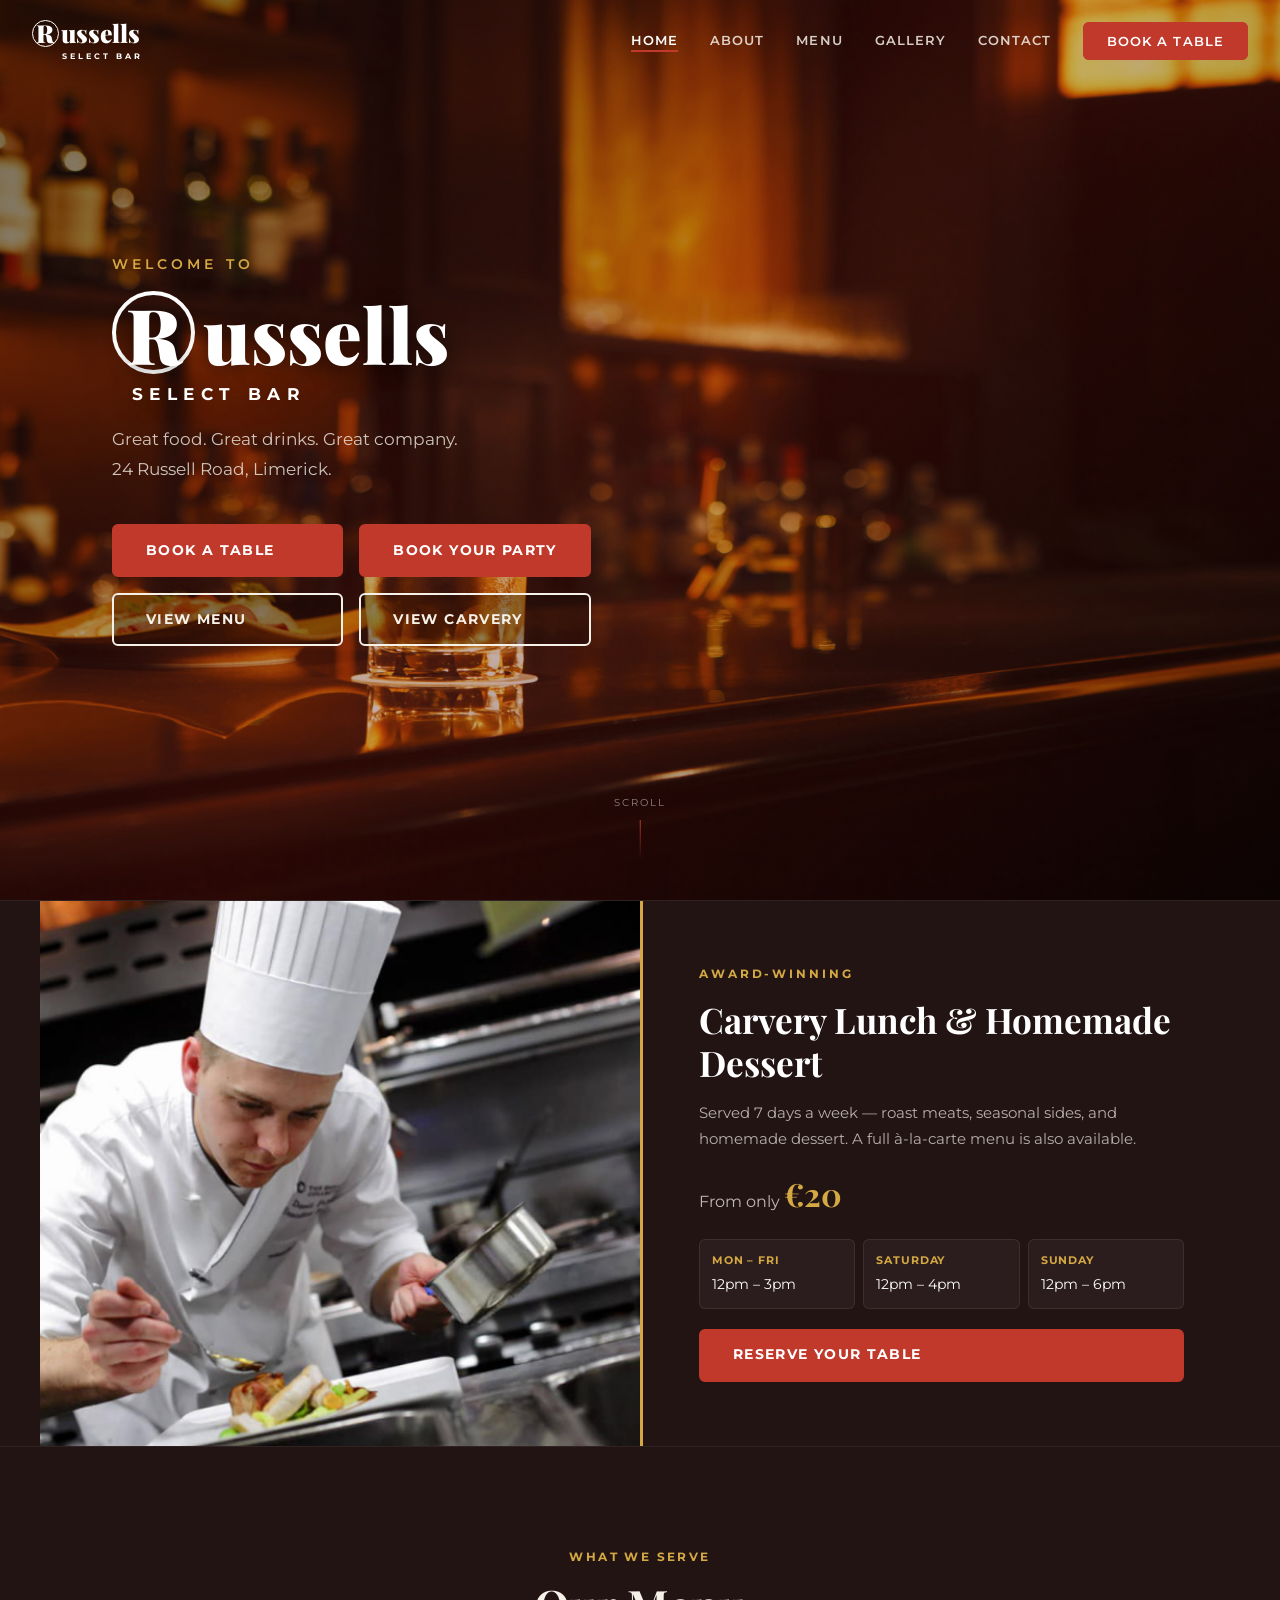
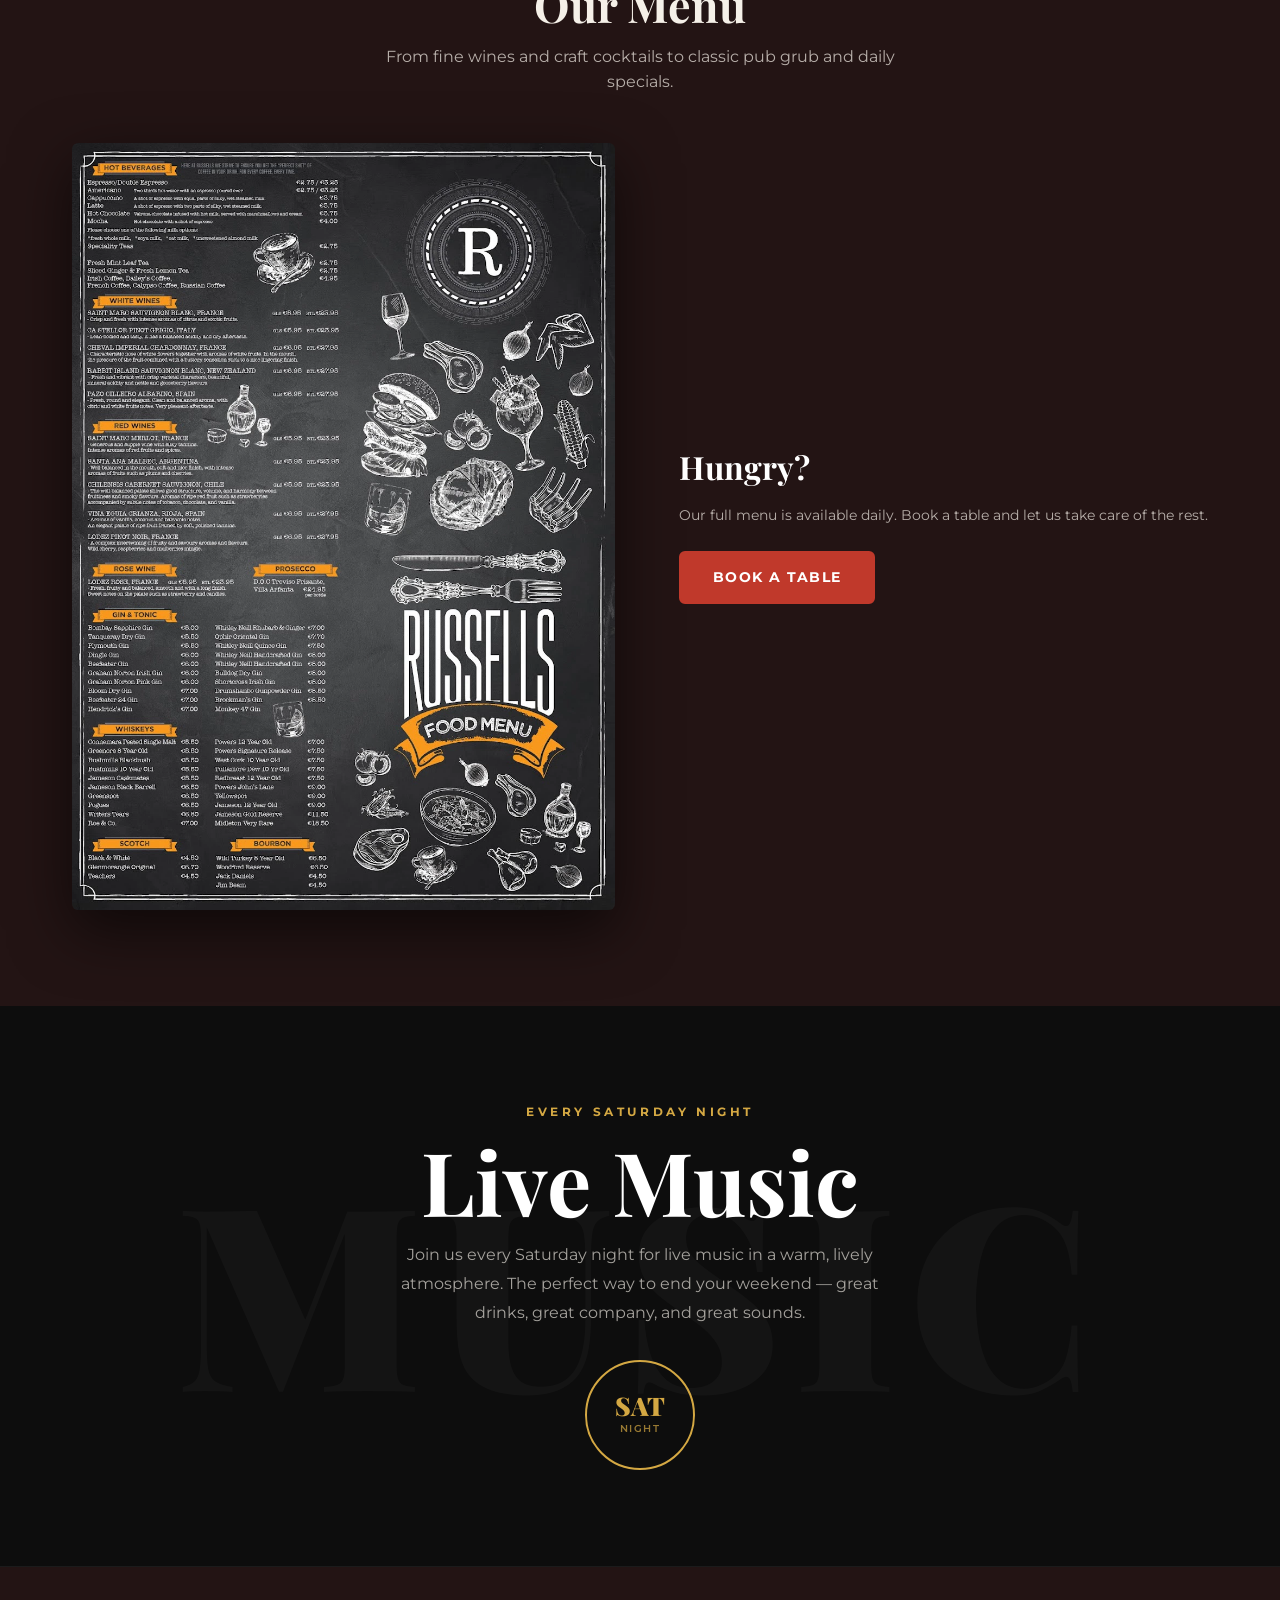
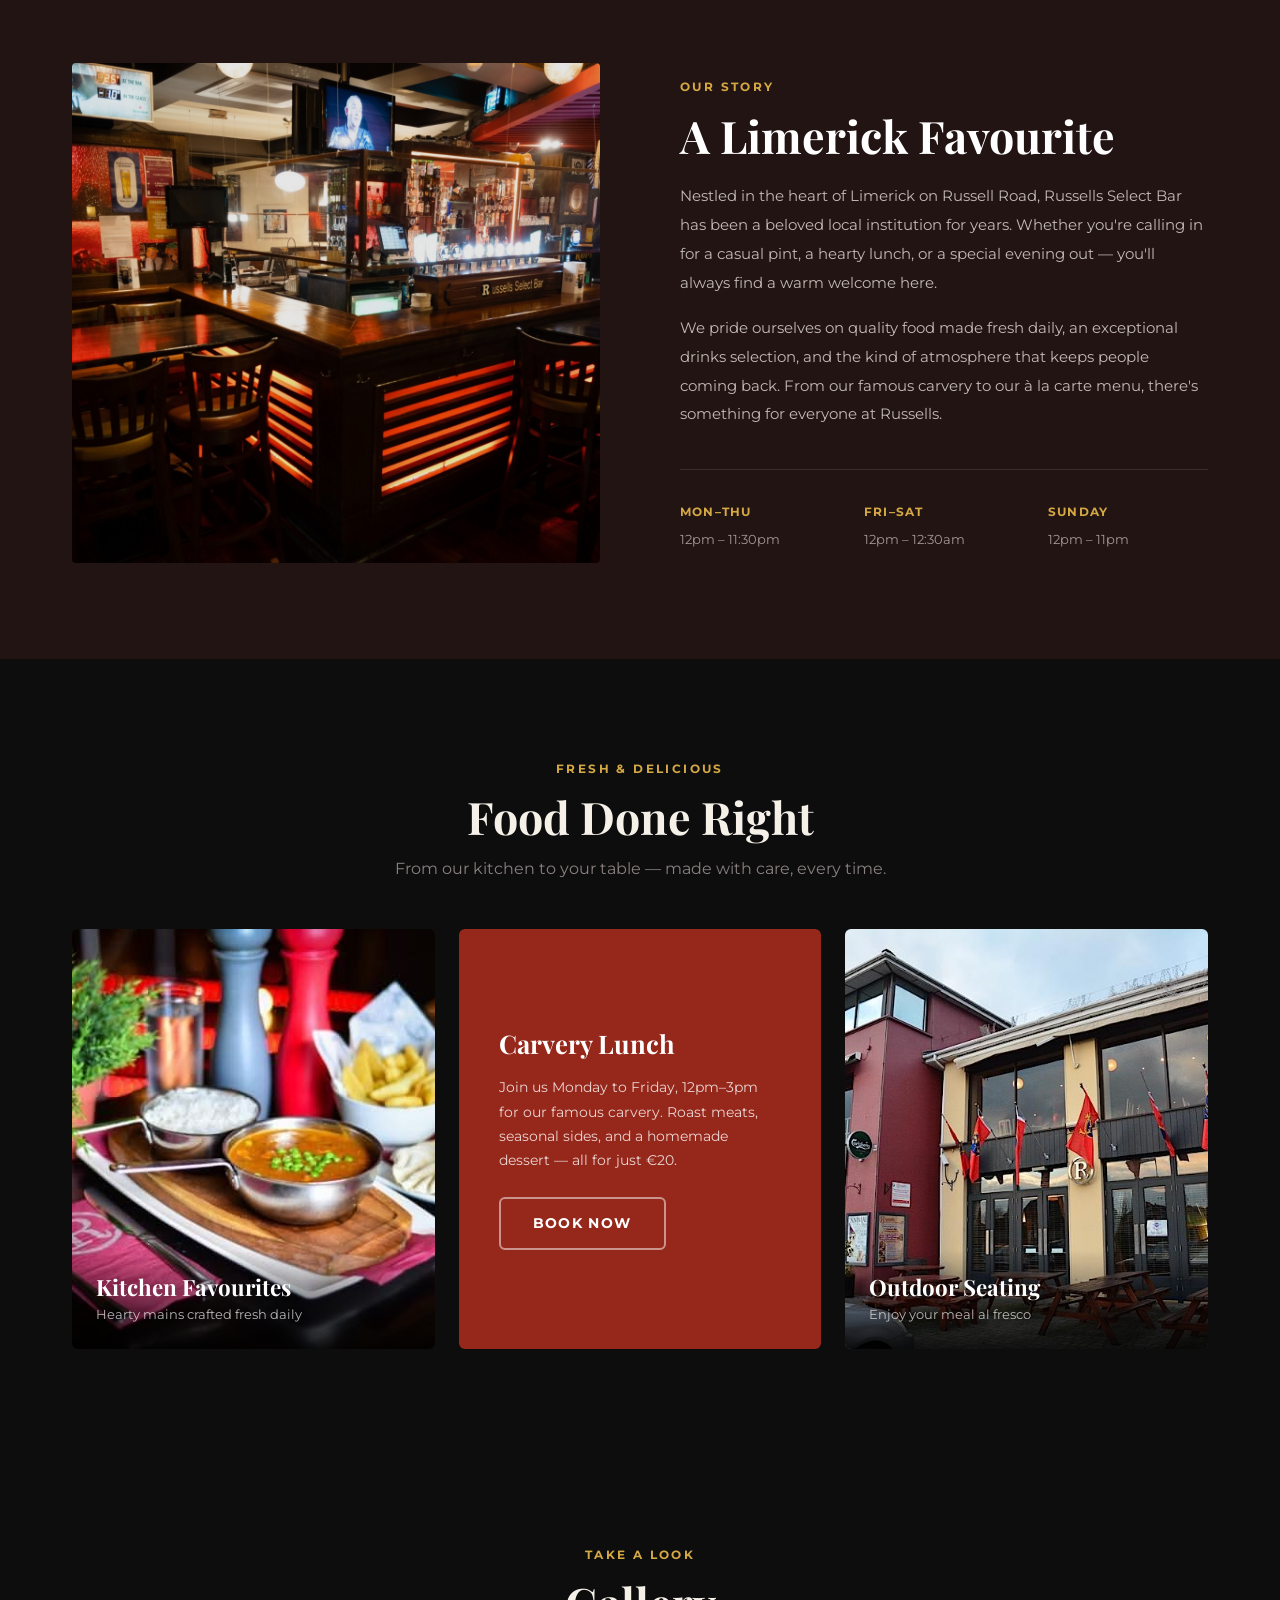
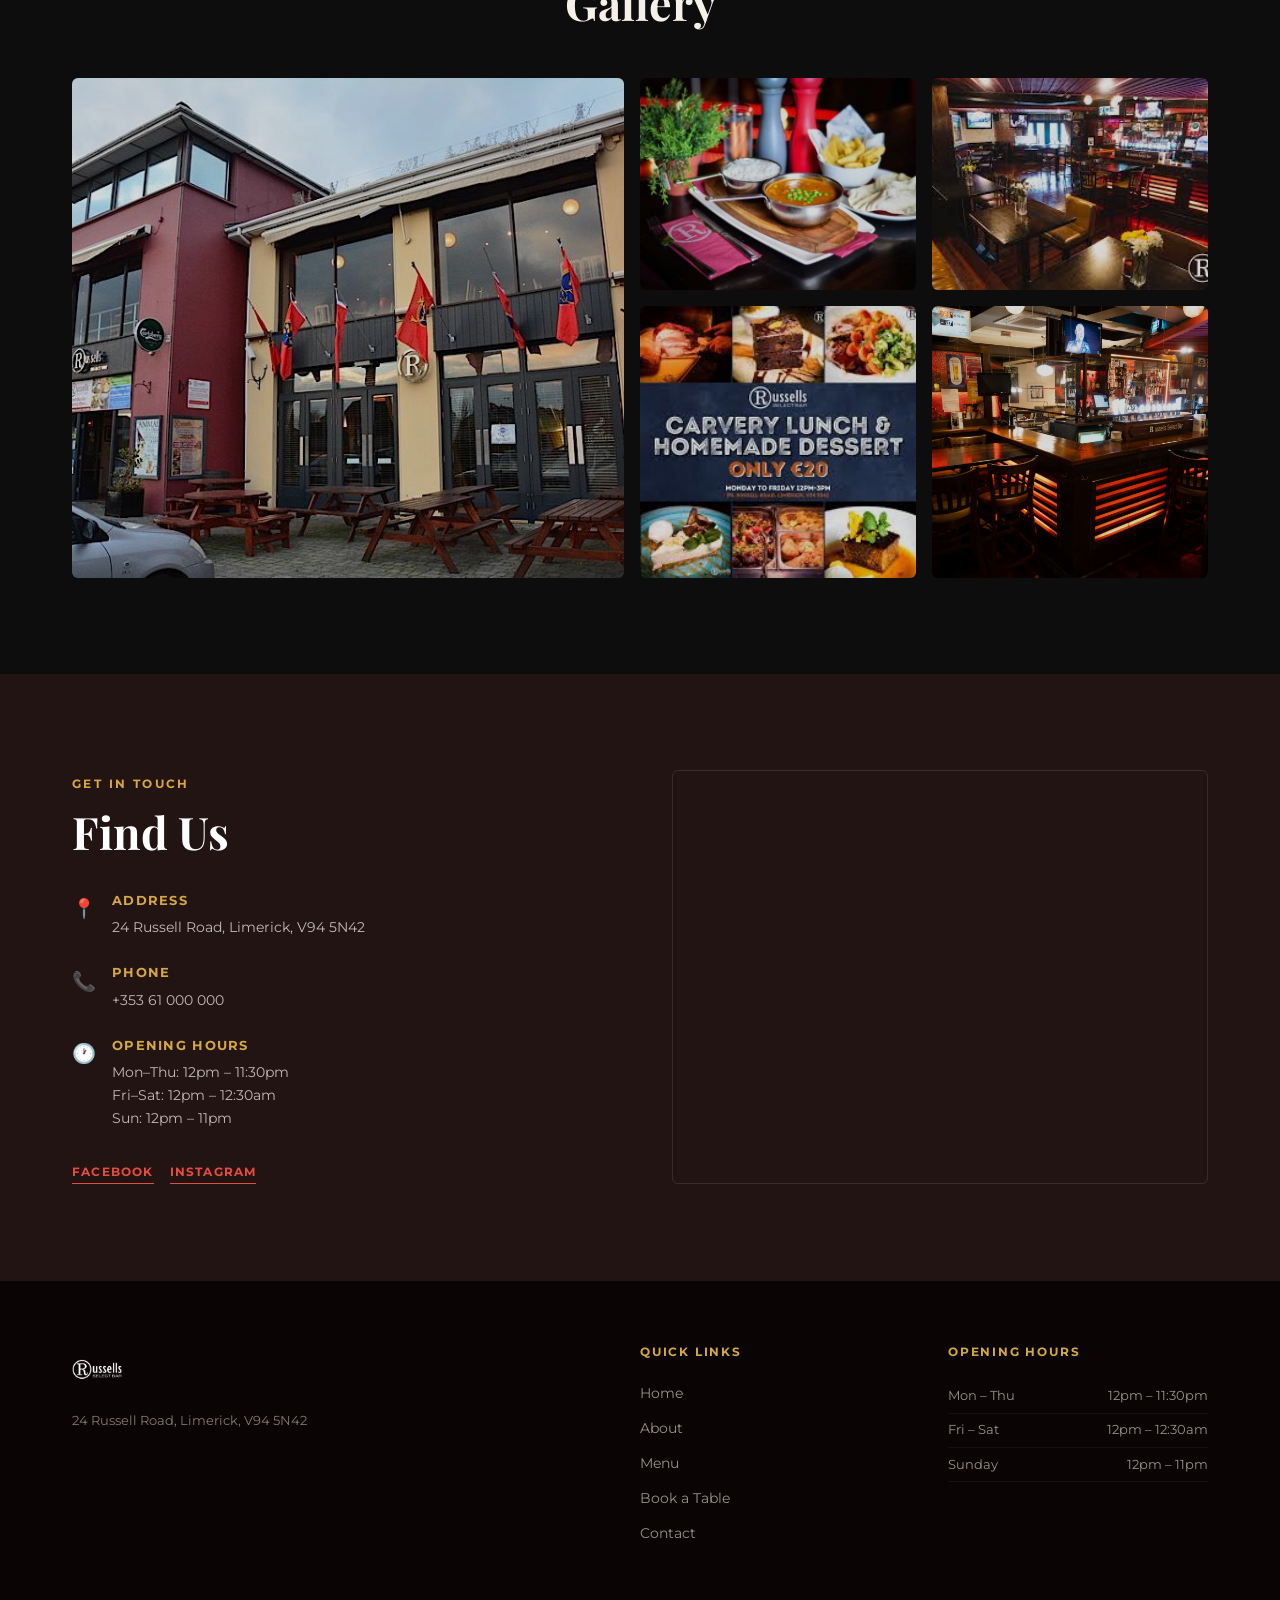
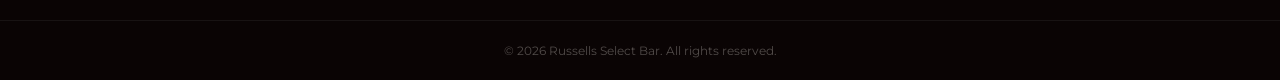
<file: index.html>
<!DOCTYPE html>
<html lang="en">
<head>
  <meta charset="UTF-8" />
  <meta name="viewport" content="width=device-width, initial-scale=1.0" />
  <title>Russells Select Bar – Limerick</title>
  <link rel="stylesheet" href="style.css" />
  <link href="https://fonts.googleapis.com/css2?family=Playfair+Display:wght@400;700;900&family=Montserrat:wght@300;400;600;700&display=swap" rel="stylesheet" />
</head>
<body>

  <!-- NAV -->
  <nav class="navbar" id="navbar">
    <div class="nav-inner">
      <a href="index.html" class="nav-logo">
        <span class="hero-wordmark"><span class="hero-r-badge">R</span>ussells</span>
        <span class="nav-selectbar">Select Bar</span>
      </a>
      <button class="nav-toggle" id="navToggle" aria-label="Toggle menu">
        <span></span><span></span><span></span>
      </button>
      <ul class="nav-links" id="navLinks">
        <li><a href="index.html" class="active">Home</a></li>
        <li><a href="#about">About</a></li>
        <li><a href="#menu">Menu</a></li>
        <li><a href="#gallery">Gallery</a></li>
        <li><a href="#contact">Contact</a></li>
        <li><a href="book.html" class="nav-cta">Book a Table</a></li>
      </ul>
    </div>
  </nav>

  <!-- HERO -->
  <section class="hero" id="home">
    <div class="hero-overlay"></div>
    <img src="bar2.jpg" alt="Russells Select Bar" class="hero-bg" />
    <div class="hero-content">
      <p class="hero-tag">Welcome to</p>
      <h1>
        <span class="hero-wordmark"><span class="hero-r-badge">R</span>ussells</span>
        <span class="hero-selectbar">Select Bar</span>
      </h1>
      <p class="hero-sub">Great food. Great drinks. Great company.<br />24 Russell Road, Limerick.</p>
      <div class="hero-btns">
        <a href="book.html" class="btn btn-primary">Book a Table</a>
        <a href="book.html" class="btn btn-primary">Book Your Party</a>
        <a href="#menu" class="btn btn-outline">View Menu</a>
        <a href="#carvery" class="btn btn-outline">View Carvery</a>
      </div>
    </div>
    <div class="hero-scroll">
      <span>Scroll</span>
      <div class="scroll-line"></div>
    </div>
  </section>

  <!-- CARVERY BANNER -->
  <section class="carvery-banner" id="carvery">
    <div class="carvery-inner">
      <div class="carvery-img">
        <div class="carvery-scroll">
          <img src="chef in kitchen.png" alt="Chef at Russells" />
          <img src="carvery.png" alt="Carvery Lunch" />
        </div>
      </div>
      <div class="carvery-text">
        <span class="carvery-label">Award-Winning</span>
        <h2>Carvery Lunch &amp; Homemade Dessert</h2>
        <p class="carvery-desc">Served 7 days a week — roast meats, seasonal sides, and homemade dessert. A full à-la-carte menu is also available.</p>
        <p class="carvery-price">From only <strong>€20</strong></p>
        <div class="carvery-times">
          <div class="carvery-time-item">
            <strong>Mon – Fri</strong>
            <span>12pm – 3pm</span>
          </div>
          <div class="carvery-time-item">
            <strong>Saturday</strong>
            <span>12pm – 4pm</span>
          </div>
          <div class="carvery-time-item">
            <strong>Sunday</strong>
            <span>12pm – 6pm</span>
          </div>
        </div>
        <a href="book.html" class="btn btn-primary">Reserve Your Table</a>
      </div>
    </div>
  </section>

  <!-- MENU -->
  <section class="menu-section" id="menu">
    <div class="container">
      <div class="section-header light">
        <span class="section-label">What We Serve</span>
        <h2>Our Menu</h2>
        <p>From fine wines and craft cocktails to classic pub grub and daily specials.</p>
      </div>
      <div class="menu-display">
        <img src="russells menu.webp" alt="Russells Food &amp; Drinks Menu" class="menu-img" id="menuImg" />
        <div class="menu-cta">
          <h3>Hungry?</h3>
          <p>Our full menu is available daily. Book a table and let us take care of the rest.</p>
          <a href="book.html" class="btn btn-primary">Book a Table</a>
        </div>
      </div>
    </div>
  </section>

  <!-- LIVE MUSIC -->
  <section class="music-section" id="music">
    <div class="music-bg-text">MUSIC</div>
    <div class="container">
      <div class="music-inner">
        <div class="music-top">
          <span class="music-label">Every Saturday Night</span>
          <h2>Live Music</h2>
          <p>Join us every Saturday night for live music in a warm, lively atmosphere. The perfect way to end your weekend — great drinks, great company, and great sounds.</p>
        </div>
        <div class="music-badge">
          <span class="music-day">SAT</span>
          <span class="music-night">Night</span>
        </div>
      </div>
    </div>
  </section>

  <!-- ABOUT -->
  <section class="about" id="about">
    <div class="container">
      <div class="about-grid">
        <div class="about-img">
          <img src="inside russels.jpeg" alt="Russells interior" />
          <div class="about-img-accent"></div>
        </div>
        <div class="about-text">
          <span class="section-label">Our Story</span>
          <h2>A Limerick Favourite</h2>
          <p>Nestled in the heart of Limerick on Russell Road, Russells Select Bar has been a beloved local institution for years. Whether you're calling in for a casual pint, a hearty lunch, or a special evening out — you'll always find a warm welcome here.</p>
          <p>We pride ourselves on quality food made fresh daily, an exceptional drinks selection, and the kind of atmosphere that keeps people coming back. From our famous carvery to our à la carte menu, there's something for everyone at Russells.</p>
          <div class="about-stats">
            <div class="stat">
              <strong>Mon–Thu</strong>
              <span>12pm – 11:30pm</span>
            </div>
            <div class="stat">
              <strong>Fri–Sat</strong>
              <span>12pm – 12:30am</span>
            </div>
            <div class="stat">
              <strong>Sunday</strong>
              <span>12pm – 11pm</span>
            </div>
          </div>
        </div>
      </div>
    </div>
  </section>

  <!-- FOOD HIGHLIGHT -->
  <section class="food-highlight">
    <div class="container">
      <div class="section-header">
        <span class="section-label">Fresh &amp; Delicious</span>
        <h2>Food Done Right</h2>
        <p>From our kitchen to your table — made with care, every time.</p>
      </div>
      <div class="food-grid">
        <div class="food-card">
          <img src="food.jpeg" alt="Russells food" />
          <div class="food-card-overlay">
            <h3>Kitchen Favourites</h3>
            <p>Hearty mains crafted fresh daily</p>
          </div>
        </div>
        <div class="food-card food-card-text">
          <div class="food-card-inner">
            <h3>Carvery Lunch</h3>
            <p>Join us Monday to Friday, 12pm–3pm for our famous carvery. Roast meats, seasonal sides, and a homemade dessert — all for just €20.</p>
            <a href="book.html" class="btn btn-outline-light">Book Now</a>
          </div>
        </div>
        <div class="food-card">
          <img src="outside russells.jpeg" alt="Russells exterior" />
          <div class="food-card-overlay">
            <h3>Outdoor Seating</h3>
            <p>Enjoy your meal al fresco</p>
          </div>
        </div>
      </div>
    </div>
  </section>


  <!-- GALLERY -->
  <section class="gallery-section" id="gallery">
    <div class="container">
      <div class="section-header">
        <span class="section-label">Take a Look</span>
        <h2>Gallery</h2>
      </div>
      <div class="gallery-grid">
        <div class="gallery-item gallery-item--large">
          <img src="outside russells.jpeg" alt="Russells exterior" />
        </div>
        <div class="gallery-item">
          <img src="food.jpeg" alt="Russells food" />
        </div>
        <div class="gallery-item">
          <img src="download.jpg" alt="Russells bar interior" />
        </div>
        <div class="gallery-item">
          <img src="carvery.jpg" alt="Carvery lunch" />
        </div>
        <div class="gallery-item">
          <img src="inside russels.jpeg" alt="Russells interior" />
        </div>
      </div>
    </div>
  </section>

  <!-- CONTACT -->
  <section class="contact-section" id="contact">
    <div class="container">
      <div class="contact-grid">
        <div class="contact-info">
          <span class="section-label">Get In Touch</span>
          <h2>Find Us</h2>
          <div class="contact-items">
            <div class="contact-item">
              <div class="contact-icon">📍</div>
              <div>
                <strong>Address</strong>
                <p>24 Russell Road, Limerick, V94 5N42</p>
              </div>
            </div>
            <div class="contact-item">
              <div class="contact-icon">📞</div>
              <div>
                <strong>Phone</strong>
                <p>+353 61 000 000</p>
              </div>
            </div>
            <div class="contact-item">
              <div class="contact-icon">🕐</div>
              <div>
                <strong>Opening Hours</strong>
                <p>Mon–Thu: 12pm – 11:30pm<br />Fri–Sat: 12pm – 12:30am<br />Sun: 12pm – 11pm</p>
              </div>
            </div>
          </div>
          <div class="social-links">
            <a href="#" class="social-link">Facebook</a>
            <a href="#" class="social-link">Instagram</a>
          </div>
        </div>
        <div class="contact-map">
          <iframe
            src="https://www.openstreetmap.org/export/embed.html?bbox=-8.6450%2C52.6560%2C-8.6200%2C52.6720&amp;layer=mapnik&amp;marker=52.6638%2C-8.6320"
            width="100%" height="100%" style="border:0;" allowfullscreen="" loading="lazy"
            title="Russells Select Bar location">
          </iframe>
        </div>
      </div>
    </div>
  </section>

  <!-- FOOTER -->
  <footer class="footer">
    <div class="footer-inner">
      <div class="footer-logo">
        <img src="rus logo.png" alt="Russells Select Bar" />
        <p>24 Russell Road, Limerick, V94 5N42</p>
      </div>
      <div class="footer-links">
        <h4>Quick Links</h4>
        <ul>
          <li><a href="index.html">Home</a></li>
          <li><a href="#about">About</a></li>
          <li><a href="#menu">Menu</a></li>
          <li><a href="book.html">Book a Table</a></li>
          <li><a href="#contact">Contact</a></li>
        </ul>
      </div>
      <div class="footer-hours">
        <h4>Opening Hours</h4>
        <ul>
          <li><span>Mon – Thu</span><span>12pm – 11:30pm</span></li>
          <li><span>Fri – Sat</span><span>12pm – 12:30am</span></li>
          <li><span>Sunday</span><span>12pm – 11pm</span></li>
        </ul>
      </div>
    </div>
    <div class="footer-bottom">
      <p>&copy; 2026 Russells Select Bar. All rights reserved.</p>
    </div>
  </footer>

  <!-- MENU LIGHTBOX -->
  <div class="lightbox" id="menuLightbox">
    <button class="lightbox-close" id="lightboxClose">&times;</button>
    <img src="russells menu.webp" alt="Russells Menu" class="lightbox-img" />
  </div>

  <script src="main.js"></script>
</body>
</html>
</file>
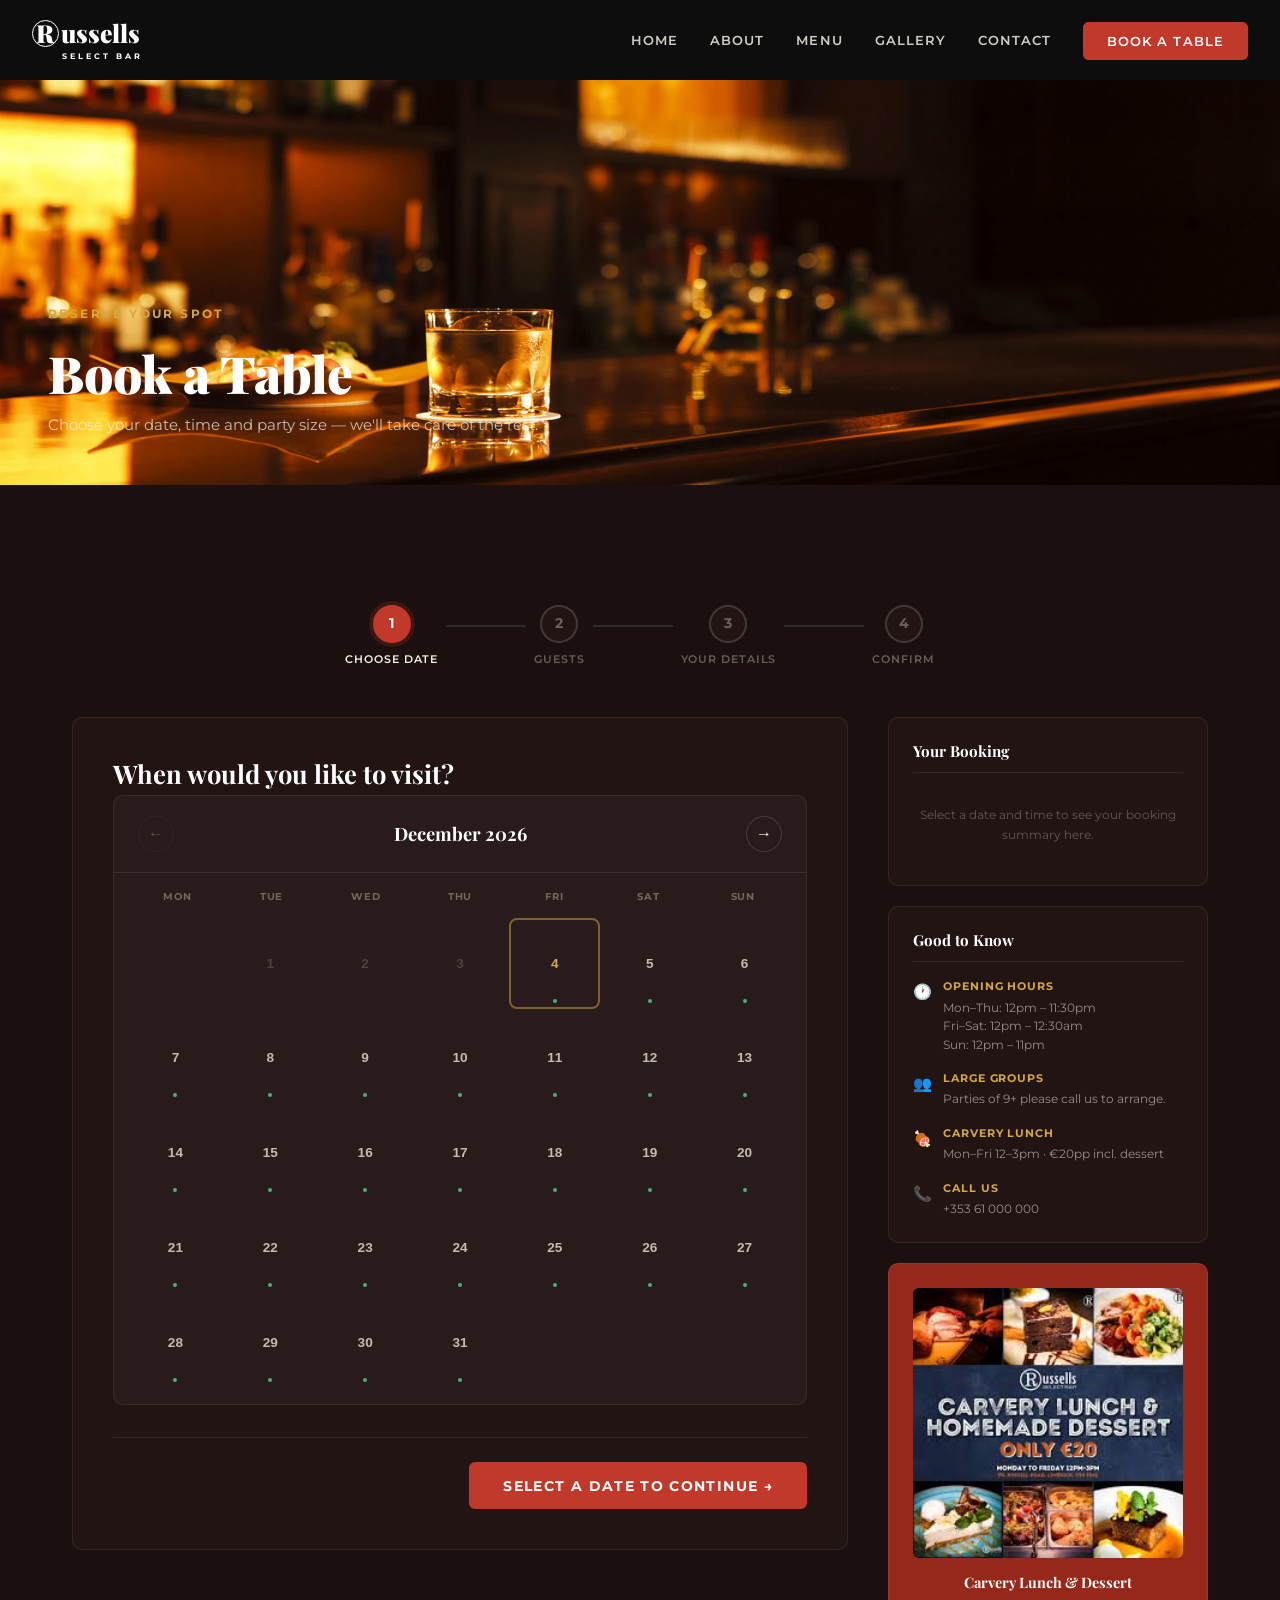
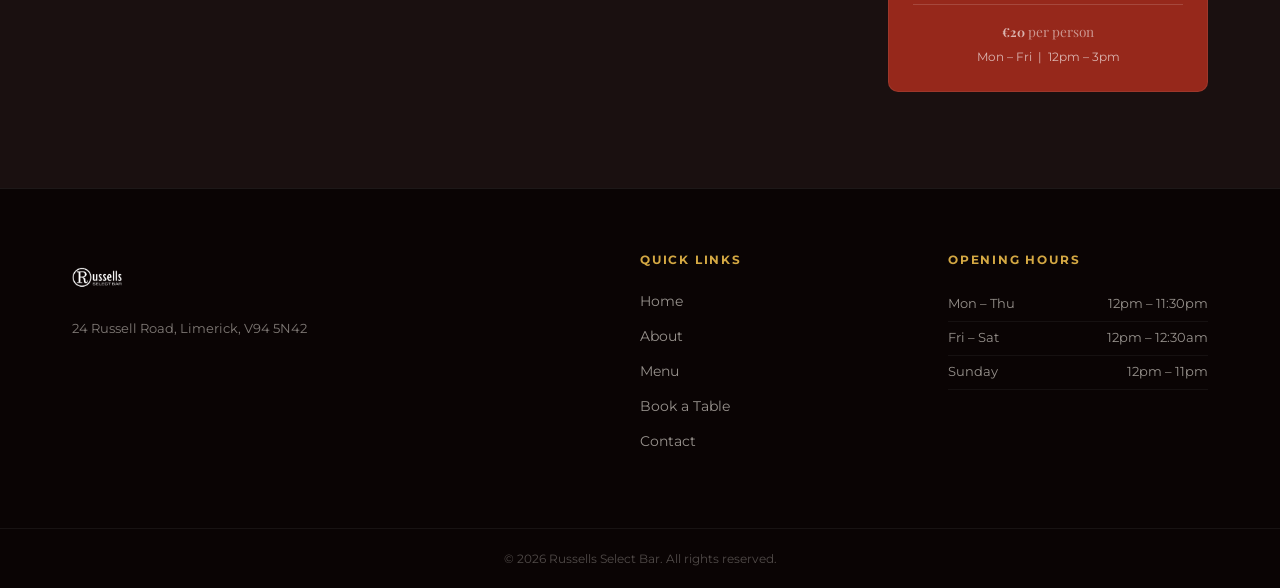
<file: book.html>
<!DOCTYPE html>
<html lang="en">
<head>
  <meta charset="UTF-8" />
  <meta name="viewport" content="width=device-width, initial-scale=1.0" />
  <title>Book a Table – Russells Select Bar</title>
  <link rel="stylesheet" href="style.css" />
  <link rel="stylesheet" href="booking.css" />
  <link href="https://fonts.googleapis.com/css2?family=Playfair+Display:wght@400;700;900&family=Montserrat:wght@300;400;600;700&display=swap" rel="stylesheet" />
</head>
<body>

  <!-- NAV -->
  <nav class="navbar" id="navbar">
    <div class="nav-inner">
      <a href="index.html" class="nav-logo">
        <span class="hero-wordmark"><span class="hero-r-badge">R</span>ussells</span>
        <span class="nav-selectbar">Select Bar</span>
      </a>
      <button class="nav-toggle" id="navToggle" aria-label="Toggle menu">
        <span></span><span></span><span></span>
      </button>
      <ul class="nav-links" id="navLinks">
        <li><a href="index.html">Home</a></li>
        <li><a href="index.html#about">About</a></li>
        <li><a href="index.html#menu">Menu</a></li>
        <li><a href="index.html#gallery">Gallery</a></li>
        <li><a href="index.html#contact">Contact</a></li>
        <li><a href="book.html" class="nav-cta active">Book a Table</a></li>
      </ul>
    </div>
  </nav>

  <!-- PAGE HERO -->
  <section class="page-hero">
    <div class="page-hero-overlay"></div>
    <img src="bar2.jpg" alt="Russells interior" class="page-hero-bg" />
    <div class="page-hero-content">
      <span class="section-label">Reserve Your Spot</span>
      <h1>Book a Table</h1>
      <p>Choose your date, time and party size — we'll take care of the rest.</p>
    </div>
  </section>

  <!-- BOOKING APP -->
  <section class="booking-section">
    <div class="container">

      <!-- PROGRESS BAR -->
      <div class="progress-bar-wrap">
        <div class="progress-steps">
          <div class="progress-step active" id="ps1">
            <div class="ps-circle">1</div>
            <span>Choose Date</span>
          </div>
          <div class="progress-line"></div>
          <div class="progress-step" id="ps2">
            <div class="ps-circle">2</div>
            <span>Guests</span>
          </div>
          <div class="progress-line"></div>
          <div class="progress-step" id="ps3">
            <div class="ps-circle">3</div>
            <span>Your Details</span>
          </div>
          <div class="progress-line"></div>
          <div class="progress-step" id="ps4">
            <div class="ps-circle">4</div>
            <span>Confirm</span>
          </div>
        </div>
      </div>

      <div class="booking-wrapper">

        <!-- ══ MAIN FORM AREA ══ -->
        <div class="booking-main">

          <!-- ── STEP 1: DATE ── -->
          <div class="bstep active" id="bstep1">
            <h2 class="step-heading">When would you like to visit?</h2>

            <div class="calendar-wrap">
              <div class="calendar-header">
                <button type="button" class="cal-nav" id="calPrev">&#8592;</button>
                <span class="cal-month-label" id="calMonthLabel"></span>
                <button type="button" class="cal-nav" id="calNext">&#8594;</button>
              </div>
              <div class="calendar-grid">
                <div class="cal-day-name">Mon</div>
                <div class="cal-day-name">Tue</div>
                <div class="cal-day-name">Wed</div>
                <div class="cal-day-name">Thu</div>
                <div class="cal-day-name">Fri</div>
                <div class="cal-day-name">Sat</div>
                <div class="cal-day-name">Sun</div>
              </div>
              <div class="calendar-days" id="calendarDays"></div>
            </div>

            <div class="bstep-footer">
              <button type="button" class="btn btn-primary" id="step1Next" disabled>Select a date to continue &rarr;</button>
            </div>
          </div>

          <!-- ── STEP 2: GUESTS ── -->
          <div class="bstep" id="bstep2">
            <h2 class="step-heading">How many guests?</h2>
            <p class="step-sub" id="step2Sub"></p>

            <div class="guest-selector">
              <div class="guest-chips">
                <button type="button" class="guest-chip" data-guests="1">1</button>
                <button type="button" class="guest-chip" data-guests="2">2</button>
                <button type="button" class="guest-chip" data-guests="3">3</button>
                <button type="button" class="guest-chip" data-guests="4">4</button>
                <button type="button" class="guest-chip" data-guests="5">5</button>
                <button type="button" class="guest-chip" data-guests="6">6</button>
                <button type="button" class="guest-chip" data-guests="7">7</button>
                <button type="button" class="guest-chip" data-guests="8">8</button>
                <button type="button" class="guest-chip large-party" data-guests="9">9+</button>
              </div>
              <p class="large-party-msg" id="largePartyMsg">For parties of 9 or more please <a href="index.html#contact">call us directly</a>.</p>
            </div>

            <div class="bstep-footer">
              <button type="button" class="btn btn-ghost" onclick="goToStep(1)">&larr; Back</button>
              <button type="button" class="btn btn-primary" id="step2Next" disabled>Continue &rarr;</button>
            </div>
          </div>

          <!-- ── STEP 3: DETAILS ── -->
          <div class="bstep" id="bstep3">
            <h2 class="step-heading">Your details</h2>

            <div class="booking-summary-bar" id="summaryBar3"></div>

            <form id="detailsForm" novalidate>
              <div class="form-row">
                <div class="form-group">
                  <label for="firstName">First Name *</label>
                  <input type="text" id="firstName" placeholder="John" required />
                </div>
                <div class="form-group">
                  <label for="lastName">Last Name *</label>
                  <input type="text" id="lastName" placeholder="Doe" required />
                </div>
              </div>
              <div class="form-row">
                <div class="form-group">
                  <label for="email">Email *</label>
                  <input type="email" id="email" placeholder="john@example.com" required />
                </div>
                <div class="form-group">
                  <label for="phone">Phone *</label>
                  <input type="tel" id="phone" placeholder="+353 00 000 0000" required />
                </div>
              </div>
              <div class="form-group">
                <label for="occasion">Occasion (optional)</label>
                <select id="occasion">
                  <option value="">No special occasion</option>
                  <option value="Birthday">Birthday</option>
                  <option value="Anniversary">Anniversary</option>
                  <option value="Date Night">Date Night</option>
                  <option value="Business Meal">Business Meal</option>
                  <option value="Celebration">Celebration</option>
                  <option value="Other">Other</option>
                </select>
              </div>
              <div class="form-group">
                <label for="requests">Special Requests / Dietary Requirements</label>
                <textarea id="requests" rows="3" placeholder="e.g. window seat, nut allergy, high chair..."></textarea>
              </div>
              <div class="form-group checkbox-group">
                <label class="checkbox-label">
                  <input type="checkbox" id="carveryOpt" />
                  <span class="checkmark"></span>
                  We'd like the Carvery Lunch – €20pp (Mon–Fri, 12–3pm only)
                </label>
              </div>
              <div class="form-group checkbox-group">
                <label class="checkbox-label">
                  <input type="checkbox" id="privacyOpt" required />
                  <span class="checkmark"></span>
                  I agree to Russells storing my contact details for this reservation *
                </label>
              </div>
            </form>

            <div class="bstep-footer">
              <button type="button" class="btn btn-ghost" onclick="goToStep(2)">&larr; Back</button>

              <button type="button" class="btn btn-primary" onclick="submitBooking()">Review Booking &rarr;</button>
            </div>
          </div>

          <!-- ── STEP 4: CONFIRMATION ── -->
          <div class="bstep" id="bstep4">
            <div class="confirmation-wrap">
              <div class="conf-icon">&#10003;</div>
              <h2>Booking Confirmed!</h2>
              <p class="conf-intro">Thank you, <strong id="confName"></strong>. Your table is reserved.</p>

              <div class="conf-card" id="confCard"></div>

              <p class="conf-note">A confirmation will be sent to <strong id="confEmail"></strong>. If you need to make any changes, call us on <strong>+353 61 000 000</strong>.</p>

              <div class="conf-actions">
                <a href="index.html" class="btn btn-outline">Back to Home</a>
                <button type="button" class="btn btn-primary" onclick="newBooking()">Make Another Booking</button>
              </div>
            </div>
          </div>

        </div>

        <!-- ══ SIDEBAR ══ -->
        <aside class="booking-sidebar">

          <!-- Live Summary Card -->
          <div class="sidebar-card summary-card" id="liveSummary">
            <h3>Your Booking</h3>
            <div class="summary-rows" id="summaryRows">
              <div class="summary-empty">Select a date and time to see your booking summary here.</div>
            </div>
          </div>

          <!-- Info Card -->
          <div class="sidebar-card">
            <h3>Good to Know</h3>
            <ul class="sidebar-list">
              <li>
                <span class="sidebar-icon">🕐</span>
                <div>
                  <strong>Opening Hours</strong>
                  <p>Mon–Thu: 12pm – 11:30pm</p>
                  <p>Fri–Sat: 12pm – 12:30am</p>
                  <p>Sun: 12pm – 11pm</p>
                </div>
              </li>
              <li>
                <span class="sidebar-icon">👥</span>
                <div>
                  <strong>Large Groups</strong>
                  <p>Parties of 9+ please call us to arrange.</p>
                </div>
              </li>
              <li>
                <span class="sidebar-icon">🍖</span>
                <div>
                  <strong>Carvery Lunch</strong>
                  <p>Mon–Fri 12–3pm · €20pp incl. dessert</p>
                </div>
              </li>
              <li>
                <span class="sidebar-icon">📞</span>
                <div>
                  <strong>Call Us</strong>
                  <p>+353 61 000 000</p>
                </div>
              </li>
            </ul>
          </div>

          <div class="sidebar-card sidebar-card--red">
            <img src="carvery.jpg" alt="Carvery" style="width:100%;border-radius:6px;margin-bottom:1rem;" />
            <h3>Carvery Lunch &amp; Dessert</h3>
            <p class="price-tag">€20 <span>per person</span></p>
            <p>Mon – Fri &nbsp;|&nbsp; 12pm – 3pm</p>
          </div>

        </aside>
      </div>
    </div>
  </section>

  <!-- FOOTER -->
  <footer class="footer">
    <div class="footer-inner">
      <div class="footer-logo">
        <img src="rus logo.png" alt="Russells Select Bar" />
        <p>24 Russell Road, Limerick, V94 5N42</p>
      </div>
      <div class="footer-links">
        <h4>Quick Links</h4>
        <ul>
          <li><a href="index.html">Home</a></li>
          <li><a href="index.html#about">About</a></li>
          <li><a href="index.html#menu">Menu</a></li>
          <li><a href="book.html">Book a Table</a></li>
          <li><a href="index.html#contact">Contact</a></li>
        </ul>
      </div>
      <div class="footer-hours">
        <h4>Opening Hours</h4>
        <ul>
          <li><span>Mon – Thu</span><span>12pm – 11:30pm</span></li>
          <li><span>Fri – Sat</span><span>12pm – 12:30am</span></li>
          <li><span>Sunday</span><span>12pm – 11pm</span></li>
        </ul>
      </div>
    </div>
    <div class="footer-bottom">
      <p>&copy; 2026 Russells Select Bar. All rights reserved.</p>
    </div>
  </footer>

  <script src="main.js"></script>
  <script src="booking.js"></script>
</body>
</html>
</file>
<file: style.css>
/* ============================================
   RUSSELLS SELECT BAR – STYLESHEET
   ============================================ */

*, *::before, *::after { box-sizing: border-box; margin: 0; padding: 0; }

:root {
  --red:       #c0392b;
  --red-dark:  #96281b;
  --red-light: #e74c3c;
  --black:     #0d0d0d;
  --dark:      #1a1010;
  --dark2:     #231414;
  --cream:     #f5f0e8;
  --gold:      #d4a843;
  --grey:      #8a8080;
  --white:     #ffffff;
  --nav-h:     80px;
  --radius:    6px;
  --transition: 0.3s ease;
}

html { scroll-behavior: smooth; font-size: 16px; }

body {
  font-family: 'Montserrat', sans-serif;
  background: var(--black);
  color: var(--cream);
  line-height: 1.6;
  overflow-x: hidden;
}

img { display: block; max-width: 100%; }
a { text-decoration: none; color: inherit; }
ul { list-style: none; }

.container {
  max-width: 1200px;
  margin: 0 auto;
  padding: 0 2rem;
}

/* ── TYPOGRAPHY ── */
h1, h2, h3, h4 { font-family: 'Playfair Display', serif; line-height: 1.2; }
h1 { font-size: clamp(2.8rem, 6vw, 5rem); font-weight: 900; }
h2 { font-size: clamp(1.8rem, 3.5vw, 2.8rem); }
h3 { font-size: 1.4rem; }

.section-label {
  display: inline-block;
  text-transform: uppercase;
  letter-spacing: 0.2em;
  font-size: 0.75rem;
  font-weight: 700;
  color: var(--gold);
  margin-bottom: 0.75rem;
}

.section-header {
  text-align: center;
  margin-bottom: 3rem;
}
.section-header p {
  color: var(--grey);
  margin-top: 0.75rem;
  max-width: 540px;
  margin-left: auto;
  margin-right: auto;
}
.section-header.light h2,
.section-header.light p { color: var(--cream); }
.section-header.light p { color: rgba(245,240,232,0.7); }

/* ── BUTTONS ── */
.btn {
  display: inline-block;
  padding: 0.85rem 2rem;
  font-family: 'Montserrat', sans-serif;
  font-size: 0.85rem;
  font-weight: 700;
  letter-spacing: 0.1em;
  text-transform: uppercase;
  border-radius: var(--radius);
  border: 2px solid transparent;
  cursor: pointer;
  transition: all var(--transition);
}
.btn-primary {
  background: var(--red);
  color: var(--white);
  border-color: var(--red);
}
.btn-primary:hover {
  background: var(--red-light);
  border-color: var(--red-light);
  transform: translateY(-2px);
}
.btn-outline {
  background: rgba(0,0,0,0.28);
  color: var(--cream);
  border-color: var(--cream);
}
.btn-outline:hover {
  background: var(--cream);
  color: var(--black);
}
.btn-outline-light {
  background: transparent;
  color: var(--white);
  border-color: rgba(255,255,255,0.5);
}
.btn-outline-light:hover {
  background: var(--white);
  color: var(--black);
}
.btn-large {
  padding: 1rem 2.5rem;
  font-size: 0.95rem;
}

/* ══════════════════════════════════════════
   NAVBAR
══════════════════════════════════════════ */
.navbar {
  position: fixed;
  top: 0; left: 0; right: 0;
  z-index: 1000;
  height: var(--nav-h);
  background: transparent;
  box-shadow: none;
  transition: background 0.4s ease, box-shadow 0.4s ease, backdrop-filter 0.4s ease;
}
.navbar.scrolled {
  background: rgba(10, 5, 5, 0.97);
  box-shadow: 0 2px 20px rgba(0,0,0,0.5);
  backdrop-filter: blur(8px);
}
.nav-inner {
  max-width: 1300px;
  margin: 0 auto;
  padding: 0 2rem;
  height: 100%;
  display: flex;
  align-items: center;
  justify-content: space-between;
}
.nav-logo {
  display: flex;
  flex-direction: column;
  line-height: 1;
}
.nav-logo .hero-wordmark {
  font-size: 1.55rem;
}
.nav-selectbar {
  font-family: 'Montserrat', sans-serif;
  font-size: 0.5rem;
  font-weight: 700;
  letter-spacing: 0.38em;
  text-transform: uppercase;
  color: var(--white);
  margin-top: 0.3rem;
  margin-left: 1.85rem;
}
.nav-links {
  display: flex;
  align-items: center;
  gap: 2rem;
}
.nav-links a {
  font-size: 0.8rem;
  font-weight: 600;
  letter-spacing: 0.08em;
  text-transform: uppercase;
  color: rgba(245,240,232,0.85);
  transition: color var(--transition);
  position: relative;
}
.nav-links a::after {
  content: '';
  position: absolute;
  bottom: -4px; left: 0; right: 0;
  height: 2px;
  background: var(--red);
  transform: scaleX(0);
  transition: transform var(--transition);
}
.nav-links a:hover,
.nav-links a.active { color: var(--white); }
.nav-links a:hover::after,
.nav-links a.active::after { transform: scaleX(1); }
.nav-cta {
  background: var(--red) !important;
  color: var(--white) !important;
  padding: 0.6rem 1.4rem;
  border-radius: var(--radius);
  border: 2px solid var(--red) !important;
}
.nav-cta::after { display: none !important; }
.nav-cta:hover { background: var(--red-light) !important; border-color: var(--red-light) !important; }

.nav-toggle {
  display: none;
  flex-direction: column;
  gap: 5px;
  background: none;
  border: none;
  cursor: pointer;
  padding: 4px;
}
.nav-toggle span {
  display: block;
  width: 24px;
  height: 2px;
  background: var(--cream);
  transition: all var(--transition);
}

/* ══════════════════════════════════════════
   HERO
══════════════════════════════════════════ */
.hero {
  position: relative;
  height: 100vh;
  min-height: 600px;
  display: flex;
  align-items: center;
  overflow: hidden;
}
.hero-bg {
  position: absolute;
  inset: 0;
  width: 100%; height: 100%;
  object-fit: cover;
  object-position: center;
}
.hero-overlay {
  position: absolute;
  inset: 0;
  background: linear-gradient(
    135deg,
    rgba(13,5,5,0.58) 0%,
    rgba(96,20,15,0.35) 50%,
    rgba(13,5,5,0.52) 100%
  );
  z-index: 1;
}
.hero-content {
  position: relative;
  z-index: 2;
  padding: 0 3rem;
  max-width: 700px;
  margin-left: 5%;
}
.hero-tag {
  font-size: 0.85rem;
  font-weight: 600;
  letter-spacing: 0.3em;
  text-transform: uppercase;
  color: var(--gold);
  margin-bottom: 1rem;
}
.hero-content h1 {
  color: var(--white);
  margin-bottom: 1.25rem;
  text-shadow: 0 4px 20px rgba(0,0,0,0.5);
}
.hero-content h1 span {
  color: var(--red-light);
}
.hero-wordmark {
  display: flex;
  align-items: center;
  gap: 0.1em;
  font-family: 'Playfair Display', serif;
  font-weight: 900;
  line-height: 1;
  color: var(--white) !important;
}
.hero-r-badge {
  display: inline-flex;
  align-items: center;
  justify-content: center;
  width: 1.08em;
  height: 1.08em;
  border: 0.065em solid var(--white);
  border-radius: 50%;
  flex-shrink: 0;
  color: var(--white) !important;
}
.hero-selectbar {
  display: block;
  font-family: 'Montserrat', sans-serif;
  font-size: 0.22em;
  font-weight: 700;
  letter-spacing: 0.38em;
  text-transform: uppercase;
  color: var(--white) !important;
  margin-left: calc(1.08em + 0.1em);
  margin-top: 0.55em;
}
.hero-sub {
  color: rgba(245,240,232,0.8);
  font-size: 1.05rem;
  margin-bottom: 2.5rem;
  line-height: 1.8;
}
.hero-btns {
  display: grid;
  grid-template-columns: 1fr 1fr;
  gap: 1rem;
}
.hero-scroll {
  position: absolute;
  bottom: 2.5rem;
  left: 50%;
  transform: translateX(-50%);
  z-index: 2;
  display: flex;
  flex-direction: column;
  align-items: center;
  gap: 0.5rem;
}
.hero-scroll span {
  font-size: 0.65rem;
  letter-spacing: 0.2em;
  text-transform: uppercase;
  color: rgba(255,255,255,0.5);
}
.scroll-line {
  width: 1px;
  height: 40px;
  background: linear-gradient(to bottom, var(--red), transparent);
  animation: scrollPulse 2s ease infinite;
}
@keyframes scrollPulse {
  0%, 100% { opacity: 1; transform: scaleY(1); }
  50%       { opacity: 0.4; transform: scaleY(0.7); }
}

/* ══════════════════════════════════════════
   CARVERY BANNER
══════════════════════════════════════════ */
.carvery-banner {
  background: var(--dark2);
  overflow: hidden;
  border-top: 1px solid rgba(255,255,255,0.06);
  border-bottom: 1px solid rgba(255,255,255,0.06);
}
.carvery-inner {
  max-width: 1200px;
  margin: 0 auto;
  display: grid;
  grid-template-columns: 1fr 1fr;
}
.carvery-text {
  padding: 4rem 3.5rem;
  display: flex;
  flex-direction: column;
  justify-content: center;
  gap: 1rem;
  border-left: 3px solid var(--gold);
}
.carvery-label {
  display: inline-block;
  text-transform: uppercase;
  letter-spacing: 0.25em;
  font-size: 0.72rem;
  font-weight: 700;
  color: var(--gold);
}
.carvery-text h2 {
  color: var(--white);
  font-size: clamp(1.5rem, 3vw, 2.2rem);
}
.carvery-desc {
  color: rgba(245,240,232,0.7);
  font-size: 0.95rem;
  line-height: 1.7;
}
.carvery-price {
  font-size: 1rem;
  color: rgba(245,240,232,0.75);
}
.carvery-price strong {
  font-size: 2rem;
  color: var(--gold);
  font-family: 'Playfair Display', serif;
}
.carvery-times {
  display: grid;
  grid-template-columns: repeat(3, 1fr);
  gap: 0.5rem;
  margin: 0.25rem 0;
}
.carvery-time-item {
  background: rgba(255,255,255,0.04);
  border: 1px solid rgba(255,255,255,0.08);
  border-radius: var(--radius);
  padding: 0.75rem;
  display: flex;
  flex-direction: column;
  gap: 0.3rem;
}
.carvery-time-item strong {
  font-size: 0.68rem;
  font-weight: 700;
  letter-spacing: 0.08em;
  text-transform: uppercase;
  color: var(--gold);
}
.carvery-time-item span {
  font-size: 0.85rem;
  color: var(--white);
}
.carvery-img {
  overflow: hidden;
  min-height: 420px;
  position: relative;
}
.carvery-scroll {
  display: flex;
  height: 100%;
  overflow-x: auto;
  scroll-snap-type: x mandatory;
  scrollbar-width: none;
  -ms-overflow-style: none;
}
.carvery-scroll::-webkit-scrollbar { display: none; }
.carvery-scroll img {
  flex: 0 0 100%;
  width: 100%;
  height: 100%;
  min-height: 420px;
  object-fit: cover;
  scroll-snap-align: start;
}

/* ══════════════════════════════════════════
   LIVE MUSIC
══════════════════════════════════════════ */
.music-section {
  background: var(--black);
  border-bottom: 1px solid rgba(255,255,255,0.06);
  padding: 6rem 0;
  position: relative;
  overflow: hidden;
  text-align: center;
}
.music-bg-text {
  position: absolute;
  top: 50%;
  left: 50%;
  transform: translate(-50%, -50%);
  font-family: 'Playfair Display', serif;
  font-size: clamp(8rem, 20vw, 18rem);
  font-weight: 900;
  color: rgba(255,255,255,0.03);
  white-space: nowrap;
  pointer-events: none;
  user-select: none;
  letter-spacing: 0.05em;
}
.music-inner {
  display: flex;
  flex-direction: column;
  align-items: center;
  gap: 2rem;
  position: relative;
  z-index: 1;
}
.music-top {
  display: flex;
  flex-direction: column;
  align-items: center;
  gap: 1rem;
}
.music-label {
  display: inline-block;
  text-transform: uppercase;
  letter-spacing: 0.3em;
  font-size: 0.75rem;
  font-weight: 700;
  color: var(--gold);
}
.music-top h2 {
  color: var(--white);
  font-size: clamp(3rem, 7vw, 5.5rem);
  line-height: 1;
}
.music-top p {
  color: rgba(245,240,232,0.65);
  font-size: 1rem;
  line-height: 1.8;
  max-width: 520px;
}
.music-badge {
  display: flex;
  flex-direction: column;
  align-items: center;
  justify-content: center;
  width: 110px;
  height: 110px;
  border: 2px solid var(--gold);
  border-radius: 50%;
  gap: 0.1rem;
}
.music-day {
  font-family: 'Playfair Display', serif;
  font-size: 1.6rem;
  font-weight: 900;
  color: var(--gold);
  line-height: 1;
}
.music-night {
  font-size: 0.6rem;
  font-weight: 600;
  letter-spacing: 0.15em;
  text-transform: uppercase;
  color: rgba(212,168,67,0.7);
}

/* ══════════════════════════════════════════
   ABOUT
══════════════════════════════════════════ */
.about {
  padding: 6rem 0;
  background: var(--dark2);
}
.about-grid {
  display: grid;
  grid-template-columns: 1fr 1fr;
  gap: 5rem;
  align-items: center;
}
.about-img {
  position: relative;
}
.about-img img {
  width: 100%;
  border-radius: 4px;
  object-fit: cover;
  height: 500px;
  filter: brightness(0.9);
}
.about-img-accent {
  position: absolute;
  bottom: -20px;
  right: -20px;
  width: 60%;
  height: 60%;
  border: 3px solid var(--red);
  border-radius: 4px;
  z-index: -1;
}
.about-text h2 {
  margin-bottom: 1.25rem;
  color: var(--white);
}
.about-text p {
  color: rgba(245,240,232,0.75);
  margin-bottom: 1rem;
  font-size: 0.95rem;
  line-height: 1.9;
}
.about-stats {
  display: grid;
  grid-template-columns: repeat(3, 1fr);
  gap: 1.5rem;
  margin-top: 2.5rem;
  padding-top: 2rem;
  border-top: 1px solid rgba(255,255,255,0.1);
}
.stat strong {
  display: block;
  font-size: 0.75rem;
  font-weight: 700;
  text-transform: uppercase;
  letter-spacing: 0.1em;
  color: var(--gold);
  margin-bottom: 0.3rem;
}
.stat span {
  font-size: 0.8rem;
  color: rgba(245,240,232,0.6);
}

/* ══════════════════════════════════════════
   FOOD HIGHLIGHT
══════════════════════════════════════════ */
.food-highlight {
  padding: 6rem 0;
  background: var(--black);
}
.food-grid {
  display: grid;
  grid-template-columns: repeat(3, 1fr);
  gap: 1.5rem;
  height: 420px;
}
.food-card {
  position: relative;
  overflow: hidden;
  border-radius: var(--radius);
}
.food-card img {
  width: 100%;
  height: 100%;
  object-fit: cover;
  transition: transform 0.6s ease;
}
.food-card:hover img { transform: scale(1.06); }
.food-card-overlay {
  position: absolute;
  bottom: 0; left: 0; right: 0;
  padding: 1.5rem;
  background: linear-gradient(to top, rgba(0,0,0,0.85), transparent);
}
.food-card-overlay h3 { color: var(--white); margin-bottom: 0.25rem; }
.food-card-overlay p { color: rgba(255,255,255,0.7); font-size: 0.8rem; }
.food-card-text {
  background: var(--red-dark);
  display: flex;
  align-items: center;
}
.food-card-inner {
  padding: 2.5rem;
}
.food-card-inner h3 {
  color: var(--white);
  margin-bottom: 1rem;
  font-size: 1.6rem;
}
.food-card-inner p {
  color: rgba(255,255,255,0.8);
  font-size: 0.9rem;
  line-height: 1.7;
  margin-bottom: 1.5rem;
}

/* ══════════════════════════════════════════
   MENU SECTION
══════════════════════════════════════════ */
.menu-section {
  padding: 6rem 0;
  background: var(--dark2);
}
.menu-display {
  display: grid;
  grid-template-columns: 1fr auto;
  gap: 4rem;
  align-items: center;
}
.menu-img {
  max-width: 100%;
  border-radius: var(--radius);
  box-shadow: 0 20px 60px rgba(0,0,0,0.6);
  cursor: zoom-in;
  transition: transform 0.3s ease, box-shadow 0.3s ease;
}
.menu-img:hover {
  transform: scale(1.02);
  box-shadow: 0 28px 70px rgba(0,0,0,0.7);
}
/* ── LIGHTBOX ── */
.lightbox {
  display: none;
  position: fixed;
  inset: 0;
  z-index: 2000;
  background: rgba(0,0,0,0.92);
  align-items: center;
  justify-content: center;
  padding: 2rem;
}
.lightbox.open {
  display: flex;
}
.lightbox-img {
  max-width: 90vw;
  max-height: 90vh;
  border-radius: var(--radius);
  box-shadow: 0 30px 80px rgba(0,0,0,0.8);
  object-fit: contain;
  transform-origin: center center;
  transition: transform 0.1s ease;
  cursor: grab;
}
.lightbox-close {
  position: absolute;
  top: 1.5rem;
  right: 1.5rem;
  background: none;
  border: 2px solid rgba(255,255,255,0.4);
  color: var(--white);
  font-size: 1.8rem;
  width: 48px;
  height: 48px;
  border-radius: 50%;
  cursor: pointer;
  display: flex;
  align-items: center;
  justify-content: center;
  line-height: 1;
  transition: border-color var(--transition), background var(--transition);
}
.lightbox-close:hover {
  background: rgba(255,255,255,0.1);
  border-color: var(--white);
}
.menu-cta {
  min-width: 240px;
}
.menu-cta h3 {
  color: var(--white);
  font-size: 2rem;
  margin-bottom: 1rem;
}
.menu-cta p {
  color: rgba(245,240,232,0.7);
  font-size: 0.9rem;
  line-height: 1.7;
  margin-bottom: 1.5rem;
}

/* ══════════════════════════════════════════
   GALLERY
══════════════════════════════════════════ */
.gallery-section {
  padding: 6rem 0;
  background: var(--black);
}
.gallery-grid {
  display: grid;
  grid-template-columns: 2fr 1fr 1fr;
  grid-template-rows: auto auto;
  gap: 1rem;
  height: 500px;
}
.gallery-item {
  overflow: hidden;
  border-radius: var(--radius);
  cursor: pointer;
}
.gallery-item img {
  width: 100%;
  height: 100%;
  object-fit: cover;
  transition: transform 0.5s ease, filter 0.5s ease;
  filter: brightness(0.85);
}
.gallery-item:hover img {
  transform: scale(1.05);
  filter: brightness(1);
}
.gallery-item--large {
  grid-row: 1 / 3;
}

/* ══════════════════════════════════════════
   CONTACT
══════════════════════════════════════════ */
.contact-section {
  padding: 6rem 0;
  background: var(--dark2);
}
.contact-grid {
  display: grid;
  grid-template-columns: 1fr 1fr;
  gap: 4rem;
  align-items: stretch;
}
.contact-info h2 {
  color: var(--white);
  margin-bottom: 2rem;
}
.contact-items {
  display: flex;
  flex-direction: column;
  gap: 1.5rem;
  margin-bottom: 2rem;
}
.contact-item {
  display: flex;
  gap: 1rem;
  align-items: flex-start;
}
.contact-icon { font-size: 1.2rem; padding-top: 0.15rem; }
.contact-item strong {
  display: block;
  font-size: 0.8rem;
  text-transform: uppercase;
  letter-spacing: 0.1em;
  color: var(--gold);
  margin-bottom: 0.3rem;
}
.contact-item p {
  font-size: 0.9rem;
  color: rgba(245,240,232,0.75);
  line-height: 1.6;
}
.social-links {
  display: flex;
  gap: 1rem;
}
.social-link {
  font-size: 0.75rem;
  font-weight: 700;
  letter-spacing: 0.1em;
  text-transform: uppercase;
  color: var(--red-light);
  border-bottom: 1px solid var(--red-light);
  padding-bottom: 2px;
  transition: color var(--transition);
}
.social-link:hover { color: var(--gold); border-color: var(--gold); }
.contact-map {
  min-height: 400px;
  border-radius: var(--radius);
  overflow: hidden;
  border: 1px solid rgba(255,255,255,0.1);
}

/* ══════════════════════════════════════════
   FOOTER
══════════════════════════════════════════ */
.footer {
  background: #0a0404;
  border-top: 1px solid rgba(255,255,255,0.08);
}
.footer-inner {
  max-width: 1200px;
  margin: 0 auto;
  padding: 4rem 2rem;
  display: grid;
  grid-template-columns: 2fr 1fr 1fr;
  gap: 3rem;
}
.footer-logo img {
  height: 50px;
  filter: invert(1);
  mix-blend-mode: screen;
  margin-bottom: 1rem;
}
.footer-logo p {
  font-size: 0.8rem;
  color: rgba(245,240,232,0.5);
}
.footer-links h4, .footer-hours h4 {
  font-family: 'Montserrat', sans-serif;
  font-size: 0.75rem;
  font-weight: 700;
  text-transform: uppercase;
  letter-spacing: 0.15em;
  color: var(--gold);
  margin-bottom: 1.25rem;
}
.footer-links ul li {
  margin-bottom: 0.6rem;
}
.footer-links a {
  font-size: 0.85rem;
  color: rgba(245,240,232,0.6);
  transition: color var(--transition);
}
.footer-links a:hover { color: var(--white); }
.footer-hours ul li {
  display: flex;
  justify-content: space-between;
  font-size: 0.8rem;
  color: rgba(245,240,232,0.6);
  padding: 0.4rem 0;
  border-bottom: 1px solid rgba(255,255,255,0.05);
}
.footer-bottom {
  border-top: 1px solid rgba(255,255,255,0.06);
  padding: 1.25rem 2rem;
  text-align: center;
  font-size: 0.75rem;
  color: rgba(245,240,232,0.3);
}

/* ══════════════════════════════════════════
   PAGE HERO (Book a Table)
══════════════════════════════════════════ */
.page-hero {
  position: relative;
  height: 45vh;
  min-height: 320px;
  display: flex;
  align-items: flex-end;
  padding-bottom: 3rem;
  margin-top: var(--nav-h);
  overflow: hidden;
}
.page-hero-bg {
  position: absolute;
  inset: 0;
  width: 100%; height: 100%;
  object-fit: cover;
  object-position: center 65%;
}
.page-hero-overlay {
  position: absolute;
  inset: 0;
  background: linear-gradient(to top, rgba(10,4,4,0.95) 0%, rgba(10,4,4,0.5) 60%, rgba(10,4,4,0.3) 100%);
}
.page-hero-content {
  position: relative;
  z-index: 1;
  padding: 0 3rem;
  max-width: 700px;
}
.page-hero-content h1 {
  color: var(--white);
  font-size: clamp(2rem, 4vw, 3.5rem);
  margin: 0.5rem 0;
}
.page-hero-content p {
  color: rgba(245,240,232,0.75);
  font-size: 0.95rem;
  margin-top: 0.5rem;
}

/* ══════════════════════════════════════════
   BOOKING SECTION
══════════════════════════════════════════ */
.booking-section {
  padding: 5rem 0 6rem;
  background: var(--dark);
}
.booking-wrapper {
  display: grid;
  grid-template-columns: 1fr 360px;
  gap: 3rem;
  align-items: start;
}

/* FORM WRAP */
.booking-form-wrap {
  background: var(--dark2);
  border-radius: 8px;
  padding: 2.5rem;
  border: 1px solid rgba(255,255,255,0.07);
}
.booking-form-wrap > h2 {
  color: var(--white);
  margin-bottom: 0.5rem;
}
.booking-note {
  font-size: 0.8rem;
  color: rgba(245,240,232,0.5);
  margin-bottom: 2rem;
  padding: 0.75rem 1rem;
  background: rgba(192,57,43,0.1);
  border-left: 3px solid var(--red);
  border-radius: 0 var(--radius) var(--radius) 0;
}

/* FORM STEPS */
.form-step {
  display: none;
}
.form-step.active {
  display: block;
}
.step-title {
  display: flex;
  align-items: center;
  gap: 0.75rem;
  color: var(--white);
  margin-bottom: 1.75rem;
  font-size: 1.15rem;
}
.step-num {
  display: inline-flex;
  align-items: center;
  justify-content: center;
  width: 32px;
  height: 32px;
  background: var(--red);
  color: var(--white);
  border-radius: 50%;
  font-family: 'Montserrat', sans-serif;
  font-size: 0.85rem;
  font-weight: 700;
}
.form-row {
  display: grid;
  grid-template-columns: 1fr 1fr;
  gap: 1rem;
}
.form-group {
  margin-bottom: 1.25rem;
}
.form-group label {
  display: block;
  font-size: 0.75rem;
  font-weight: 700;
  text-transform: uppercase;
  letter-spacing: 0.08em;
  color: rgba(245,240,232,0.7);
  margin-bottom: 0.5rem;
}
.form-group input,
.form-group select,
.form-group textarea {
  width: 100%;
  background: rgba(255,255,255,0.05);
  border: 1px solid rgba(255,255,255,0.15);
  border-radius: var(--radius);
  color: var(--cream);
  font-family: 'Montserrat', sans-serif;
  font-size: 0.9rem;
  padding: 0.75rem 1rem;
  transition: border-color var(--transition), background var(--transition);
  outline: none;
  -webkit-appearance: none;
}
.form-group select {
  background-image: url("data:image/svg+xml,%3Csvg xmlns='http://www.w3.org/2000/svg' width='12' height='8' viewBox='0 0 12 8'%3E%3Cpath fill='%23f5f0e8' d='M1 1l5 5 5-5'/%3E%3C/svg%3E");
  background-repeat: no-repeat;
  background-position: right 1rem center;
  padding-right: 2.5rem;
}
.form-group input:focus,
.form-group select:focus,
.form-group textarea:focus {
  border-color: var(--red);
  background: rgba(192,57,43,0.08);
}
.form-group input::placeholder,
.form-group textarea::placeholder {
  color: rgba(245,240,232,0.3);
}
.form-group input[type="date"]::-webkit-calendar-picker-indicator {
  filter: invert(1) opacity(0.5);
  cursor: pointer;
}
.form-group textarea { resize: vertical; min-height: 100px; }

/* TIME PICKER */
.time-picker {
  display: flex;
  flex-direction: column;
  gap: 1.25rem;
}
.time-group-label {
  font-size: 0.75rem;
  font-weight: 700;
  text-transform: uppercase;
  letter-spacing: 0.1em;
  color: var(--gold);
  margin-bottom: 0.6rem;
}
.time-group-label span {
  color: rgba(245,240,232,0.4);
  font-weight: 400;
  margin-left: 0.5rem;
}
.time-slots {
  display: flex;
  flex-wrap: wrap;
  gap: 0.5rem;
}
.time-slot {
  padding: 0.5rem 0.9rem;
  font-family: 'Montserrat', sans-serif;
  font-size: 0.78rem;
  font-weight: 600;
  background: rgba(255,255,255,0.06);
  border: 1px solid rgba(255,255,255,0.15);
  border-radius: var(--radius);
  color: var(--cream);
  cursor: pointer;
  transition: all var(--transition);
}
.time-slot:hover:not(:disabled) {
  background: rgba(192,57,43,0.3);
  border-color: var(--red);
  color: var(--white);
}
.time-slot.selected {
  background: var(--red);
  border-color: var(--red);
  color: var(--white);
}
.time-slot.unavailable {
  opacity: 0.35;
  cursor: not-allowed;
  text-decoration: line-through;
}

/* CHECKBOX */
.checkbox-group { margin-top: 0.5rem; }
.checkbox-label {
  display: flex;
  align-items: flex-start;
  gap: 0.75rem;
  cursor: pointer;
  font-size: 0.85rem;
  color: rgba(245,240,232,0.8);
  line-height: 1.5;
}
.checkbox-label input[type="checkbox"] {
  width: 18px;
  height: 18px;
  min-width: 18px;
  margin-top: 2px;
  accent-color: var(--red);
  cursor: pointer;
}
.step-nav {
  display: flex;
  justify-content: space-between;
  align-items: center;
  margin-top: 1.5rem;
  gap: 1rem;
}
.step-nav .step-back {
  border-color: rgba(255,255,255,0.2);
  color: rgba(245,240,232,0.6);
  font-size: 0.8rem;
  padding: 0.75rem 1.5rem;
}
.step-nav .step-back:hover {
  background: rgba(255,255,255,0.08);
  color: var(--cream);
}

/* CONFIRMATION */
.booking-confirmation {
  display: none;
  text-align: center;
  padding: 3rem 2rem;
}
.confirmation-icon {
  width: 72px;
  height: 72px;
  background: var(--red);
  color: white;
  font-size: 2rem;
  border-radius: 50%;
  display: flex;
  align-items: center;
  justify-content: center;
  margin: 0 auto 1.5rem;
}
.booking-confirmation h2 { color: var(--white); margin-bottom: 1rem; }
.booking-confirmation p { color: rgba(245,240,232,0.75); margin-bottom: 1rem; }
.confirmation-details {
  background: rgba(192,57,43,0.1);
  border: 1px solid rgba(192,57,43,0.3);
  border-radius: var(--radius);
  padding: 1.25rem;
  margin: 1.5rem 0;
  text-align: left;
  font-size: 0.9rem;
  color: rgba(245,240,232,0.85);
  line-height: 2;
}
.conf-note {
  font-size: 0.8rem;
  color: rgba(245,240,232,0.5) !important;
  margin-bottom: 2rem !important;
}

/* SIDEBAR */
.booking-sidebar {
  display: flex;
  flex-direction: column;
  gap: 1.5rem;
  position: sticky;
  top: calc(var(--nav-h) + 2rem);
}
.sidebar-card {
  background: var(--dark2);
  border: 1px solid rgba(255,255,255,0.07);
  border-radius: 8px;
  padding: 1.75rem;
}
.sidebar-card h3 {
  color: var(--white);
  font-size: 1.1rem;
  margin-bottom: 1.25rem;
  padding-bottom: 0.75rem;
  border-bottom: 1px solid rgba(255,255,255,0.1);
}
.sidebar-list {
  display: flex;
  flex-direction: column;
  gap: 1.25rem;
}
.sidebar-list li {
  display: flex;
  gap: 0.75rem;
  align-items: flex-start;
}
.sidebar-icon { font-size: 1rem; padding-top: 0.1rem; }
.sidebar-list strong {
  display: block;
  font-size: 0.75rem;
  font-weight: 700;
  text-transform: uppercase;
  letter-spacing: 0.08em;
  color: var(--gold);
  margin-bottom: 0.2rem;
}
.sidebar-list p {
  font-size: 0.8rem;
  color: rgba(245,240,232,0.6);
  line-height: 1.5;
}
.sidebar-card--dark {
  background: var(--red-dark);
  text-align: center;
}
.sidebar-card--dark h3 {
  border-color: rgba(255,255,255,0.15);
  font-size: 1rem;
}
.price-tag {
  font-size: 2rem;
  font-family: 'Playfair Display', serif;
  font-weight: 700;
  color: var(--gold);
  margin: 0.5rem 0;
}
.sidebar-card--dark p {
  font-size: 0.8rem;
  color: rgba(255,255,255,0.7);
}

/* ══════════════════════════════════════════
   RESPONSIVE
══════════════════════════════════════════ */
@media (max-width: 1024px) {
  .booking-wrapper { grid-template-columns: 1fr; }
  .booking-sidebar { position: static; flex-direction: row; flex-wrap: wrap; }
  .sidebar-card { flex: 1; min-width: 240px; }
  .menu-display { grid-template-columns: 1fr; text-align: center; }
  .menu-img { max-width: 500px; margin: 0 auto; }
}

@media (max-width: 900px) {
  .about-grid { grid-template-columns: 1fr; }
  .about-img { display: none; }
  .contact-grid { grid-template-columns: 1fr; }
  .contact-map { min-height: 300px; }
  .gallery-grid { grid-template-columns: 1fr 1fr; height: auto; }
  .gallery-item--large { grid-row: auto; grid-column: 1 / 3; height: 280px; }
  .gallery-item { height: 200px; }
  .gallery-item:last-child { display: none; }
  .food-grid { grid-template-columns: 1fr; height: auto; }
  .food-card { height: 280px; }
  .carvery-inner { grid-template-columns: 1fr; }
  .carvery-img { min-height: 250px; max-height: 300px; }
  .carvery-text { border-left: none; border-top: 3px solid var(--gold); padding: 2.5rem 1.5rem; }
  .footer-inner { grid-template-columns: 1fr 1fr; }
}

@media (max-width: 640px) {
  :root { --nav-h: 64px; }
  .nav-links {
    position: fixed;
    top: var(--nav-h); left: 0; right: 0;
    background: rgba(10,4,4,0.98);
    flex-direction: column;
    padding: 2rem;
    gap: 1.25rem;
    transform: translateY(-100%);
    opacity: 0;
    pointer-events: none;
    transition: transform var(--transition), opacity var(--transition);
    z-index: 999;
  }
  .nav-links.open {
    transform: translateY(0);
    opacity: 1;
    pointer-events: auto;
  }
  .nav-toggle { display: flex; }
  .hero-content { margin-left: 0; padding: 0 1.5rem; }
  .page-hero-content { padding: 0 1.5rem; }
  .form-row { grid-template-columns: 1fr; }
  .booking-form-wrap { padding: 1.5rem; }
  .about-stats { grid-template-columns: 1fr; }
  .footer-inner { grid-template-columns: 1fr; }
  .step-nav { flex-direction: column-reverse; }
  .step-nav .btn { width: 100%; text-align: center; }
  .step-next { width: 100%; text-align: center; }
}
</file>
<file: booking.css>
/* ============================================
   RUSSELLS – BOOKING PAGE STYLES
   ============================================ */

/* ── PROGRESS BAR ── */
.progress-bar-wrap {
  padding: 2.5rem 0 3rem;
}
.progress-steps {
  display: flex;
  align-items: center;
  justify-content: center;
  gap: 0;
  max-width: 600px;
  margin: 0 auto;
}
.progress-step {
  display: flex;
  flex-direction: column;
  align-items: center;
  gap: 0.5rem;
  flex: 0 0 auto;
}
.progress-step span {
  font-size: 0.7rem;
  font-weight: 600;
  text-transform: uppercase;
  letter-spacing: 0.08em;
  color: rgba(245,240,232,0.35);
  white-space: nowrap;
}
.ps-circle {
  width: 38px;
  height: 38px;
  border-radius: 50%;
  border: 2px solid rgba(255,255,255,0.15);
  color: rgba(245,240,232,0.35);
  font-family: 'Montserrat', sans-serif;
  font-size: 0.85rem;
  font-weight: 700;
  display: flex;
  align-items: center;
  justify-content: center;
  background: var(--dark2);
  transition: all 0.3s ease;
}
.progress-step.active .ps-circle {
  background: var(--red);
  border-color: var(--red);
  color: white;
  box-shadow: 0 0 0 4px rgba(192,57,43,0.2);
}
.progress-step.active span { color: var(--cream); }
.progress-step.done .ps-circle {
  background: #2a5c40;
  border-color: #3a8c60;
  color: white;
}
.progress-step.done .ps-circle::before { content: '✓'; }
.progress-step.done span { color: rgba(245,240,232,0.6); }
.progress-line {
  flex: 1;
  height: 2px;
  background: rgba(255,255,255,0.1);
  margin: 0 0.5rem;
  margin-bottom: 1.4rem;
  min-width: 40px;
  max-width: 80px;
  transition: background 0.3s ease;
}
.progress-line.done { background: var(--red); }

/* ── BOOKING LAYOUT ── */
.booking-wrapper {
  display: grid;
  grid-template-columns: 1fr 320px;
  gap: 2.5rem;
  align-items: start;
}
.booking-main {
  background: var(--dark2);
  border: 1px solid rgba(255,255,255,0.07);
  border-radius: 10px;
  overflow: hidden;
  min-height: 500px;
}

/* ── STEPS ── */
.bstep {
  display: none;
  padding: 2.5rem;
  animation: fadeInStep 0.3s ease;
}
.bstep.active { display: block; }
@keyframes fadeInStep {
  from { opacity: 0; transform: translateY(12px); }
  to   { opacity: 1; transform: translateY(0); }
}
.step-heading {
  color: var(--white);
  font-size: 1.6rem;
  margin-bottom: 0.4rem;
}
.step-sub {
  color: rgba(245,240,232,0.5);
  font-size: 0.85rem;
  margin-bottom: 1.75rem;
}
.bstep-footer {
  display: flex;
  justify-content: flex-end;
  gap: 1rem;
  margin-top: 2rem;
  padding-top: 1.5rem;
  border-top: 1px solid rgba(255,255,255,0.07);
}
.btn-ghost {
  background: transparent;
  border: 1px solid rgba(255,255,255,0.15);
  color: rgba(245,240,232,0.6);
  padding: 0.75rem 1.5rem;
  font-family: 'Montserrat', sans-serif;
  font-size: 0.8rem;
  font-weight: 600;
  letter-spacing: 0.08em;
  text-transform: uppercase;
  border-radius: var(--radius);
  cursor: pointer;
  transition: all 0.2s ease;
}
.btn-ghost:hover {
  background: rgba(255,255,255,0.07);
  color: var(--cream);
}

/* ── GUEST SELECTOR ── */
.guest-selector {
  margin-bottom: 2rem;
}
.guest-selector label {
  display: block;
  font-size: 0.75rem;
  font-weight: 700;
  text-transform: uppercase;
  letter-spacing: 0.1em;
  color: var(--gold);
  margin-bottom: 0.75rem;
}
.guest-chips {
  display: flex;
  flex-wrap: wrap;
  gap: 0.5rem;
}
.guest-chip {
  width: 48px;
  height: 48px;
  border-radius: 8px;
  border: 2px solid rgba(255,255,255,0.12);
  background: rgba(255,255,255,0.04);
  color: rgba(245,240,232,0.7);
  font-family: 'Montserrat', sans-serif;
  font-size: 0.9rem;
  font-weight: 700;
  cursor: pointer;
  transition: all 0.2s ease;
  display: flex;
  align-items: center;
  justify-content: center;
}
.guest-chip:hover {
  border-color: var(--red);
  color: var(--white);
  background: rgba(192,57,43,0.15);
}
.guest-chip.selected {
  background: var(--red);
  border-color: var(--red);
  color: white;
  box-shadow: 0 4px 12px rgba(192,57,43,0.35);
}
.guest-chip.large-party { width: auto; padding: 0 1rem; font-size: 0.8rem; }
.large-party-msg {
  display: none;
  font-size: 0.8rem;
  color: var(--gold);
  margin-top: 0.75rem;
}
.large-party-msg a { color: var(--red-light); text-decoration: underline; }
.large-party-msg.show { display: block; }

/* ── CALENDAR ── */
.calendar-wrap {
  background: rgba(255,255,255,0.03);
  border: 1px solid rgba(255,255,255,0.08);
  border-radius: 10px;
  overflow: hidden;
  margin-bottom: 0.5rem;
}
.calendar-header {
  display: flex;
  align-items: center;
  justify-content: space-between;
  padding: 1.25rem 1.5rem;
  border-bottom: 1px solid rgba(255,255,255,0.08);
}
.cal-month-label {
  font-family: 'Playfair Display', serif;
  font-size: 1.15rem;
  color: var(--white);
  font-weight: 700;
}
.cal-nav {
  width: 36px;
  height: 36px;
  border-radius: 50%;
  border: 1px solid rgba(255,255,255,0.15);
  background: transparent;
  color: var(--cream);
  font-size: 1rem;
  cursor: pointer;
  display: flex;
  align-items: center;
  justify-content: center;
  transition: all 0.2s ease;
}
.cal-nav:hover {
  background: var(--red);
  border-color: var(--red);
}
.cal-nav:disabled {
  opacity: 0.25;
  cursor: not-allowed;
}
.calendar-grid {
  display: grid;
  grid-template-columns: repeat(7, 1fr);
  padding: 0.75rem 1rem 0.25rem;
}
.cal-day-name {
  text-align: center;
  font-size: 0.65rem;
  font-weight: 700;
  text-transform: uppercase;
  letter-spacing: 0.08em;
  color: rgba(245,240,232,0.35);
  padding: 0.25rem 0 0.5rem;
}
.calendar-days {
  display: grid;
  grid-template-columns: repeat(7, 1fr);
  padding: 0 1rem 1rem;
  gap: 4px;
}
.cal-day {
  aspect-ratio: 1;
  display: flex;
  align-items: center;
  justify-content: center;
  border-radius: 8px;
  font-size: 0.85rem;
  font-weight: 600;
  cursor: pointer;
  color: rgba(245,240,232,0.75);
  transition: all 0.2s ease;
  border: 2px solid transparent;
  background: transparent;
  position: relative;
}
.cal-day:hover:not(.disabled):not(.past) {
  background: rgba(192,57,43,0.2);
  border-color: rgba(192,57,43,0.4);
  color: var(--white);
}
.cal-day.selected {
  background: var(--red);
  border-color: var(--red);
  color: white;
  box-shadow: 0 4px 14px rgba(192,57,43,0.4);
}
.cal-day.today {
  border-color: rgba(212,168,67,0.5);
  color: var(--gold);
}
.cal-day.today.selected {
  border-color: var(--red);
  color: white;
}
.cal-day.past,
.cal-day.disabled {
  color: rgba(245,240,232,0.18);
  cursor: not-allowed;
}
.cal-day.has-avail::after {
  content: '';
  position: absolute;
  bottom: 4px;
  width: 4px;
  height: 4px;
  border-radius: 50%;
  background: #4caf7d;
}
.cal-day.selected::after { background: rgba(255,255,255,0.6); }
.cal-day.empty { cursor: default; }

/* ── SERVICE TABS ── */
.service-tabs {
  display: flex;
  gap: 0.5rem;
  margin-bottom: 1.5rem;
}
.service-tab {
  flex: 1;
  padding: 0.85rem 1rem;
  border-radius: 8px;
  border: 2px solid rgba(255,255,255,0.12);
  background: rgba(255,255,255,0.04);
  color: rgba(245,240,232,0.6);
  font-family: 'Montserrat', sans-serif;
  font-size: 0.8rem;
  font-weight: 700;
  text-transform: uppercase;
  letter-spacing: 0.08em;
  cursor: pointer;
  transition: all 0.2s ease;
  display: flex;
  flex-direction: column;
  align-items: center;
  gap: 0.2rem;
}
.service-tab span {
  font-size: 0.7rem;
  font-weight: 400;
  text-transform: none;
  letter-spacing: 0;
  color: rgba(245,240,232,0.35);
}
.service-tab.active,
.service-tab:hover {
  border-color: var(--red);
  background: rgba(192,57,43,0.15);
  color: var(--white);
}
.service-tab.active span,
.service-tab:hover span { color: rgba(245,240,232,0.6); }

/* ── TIME SLOT GRID ── */
.timeslot-legend {
  display: flex;
  gap: 1.5rem;
  margin-bottom: 1rem;
}
.legend-item {
  display: flex;
  align-items: center;
  gap: 0.4rem;
  font-size: 0.7rem;
  color: rgba(245,240,232,0.5);
  font-weight: 600;
  text-transform: uppercase;
  letter-spacing: 0.05em;
}
.legend-dot {
  width: 10px;
  height: 10px;
  border-radius: 50%;
}
.legend-dot.available { background: #4caf7d; }
.legend-dot.limited   { background: #f0a500; }
.legend-dot.full      { background: #555; }

.timeslot-grid {
  display: grid;
  grid-template-columns: repeat(4, 1fr);
  gap: 0.6rem;
}
.tslot {
  padding: 0.9rem 0.5rem;
  border-radius: 8px;
  border: 2px solid rgba(255,255,255,0.1);
  background: rgba(255,255,255,0.04);
  cursor: pointer;
  text-align: center;
  transition: all 0.2s ease;
  display: flex;
  flex-direction: column;
  align-items: center;
  gap: 0.3rem;
}
.tslot:hover:not(.full) {
  border-color: var(--red);
  background: rgba(192,57,43,0.15);
}
.tslot.selected {
  border-color: var(--red);
  background: var(--red);
  box-shadow: 0 4px 14px rgba(192,57,43,0.35);
}
.tslot.full {
  opacity: 0.35;
  cursor: not-allowed;
  text-decoration: line-through;
}
.tslot-time {
  font-size: 0.92rem;
  font-weight: 700;
  color: var(--cream);
}
.tslot.full .tslot-time { color: rgba(245,240,232,0.4); }
.tslot-avail {
  font-size: 0.65rem;
  font-weight: 600;
  letter-spacing: 0.04em;
  text-transform: uppercase;
}
.tslot-avail.available { color: #4caf7d; }
.tslot-avail.limited   { color: #f0a500; }
.tslot-avail.full      { color: #666; }
.tslot.selected .tslot-time,
.tslot.selected .tslot-avail { color: white; }

/* ── BOOKING SUMMARY BAR ── */
.booking-summary-bar {
  background: rgba(192,57,43,0.12);
  border: 1px solid rgba(192,57,43,0.3);
  border-radius: 8px;
  padding: 1rem 1.25rem;
  display: flex;
  gap: 2rem;
  flex-wrap: wrap;
  margin-bottom: 1.75rem;
  font-size: 0.82rem;
  color: rgba(245,240,232,0.85);
}
.summary-item strong {
  display: block;
  font-size: 0.65rem;
  font-weight: 700;
  text-transform: uppercase;
  letter-spacing: 0.1em;
  color: var(--gold);
  margin-bottom: 0.2rem;
}

/* ── FORM STYLES ── */
.form-row {
  display: grid;
  grid-template-columns: 1fr 1fr;
  gap: 1rem;
}
.form-group {
  margin-bottom: 1.1rem;
}
.form-group label {
  display: block;
  font-size: 0.72rem;
  font-weight: 700;
  text-transform: uppercase;
  letter-spacing: 0.08em;
  color: rgba(245,240,232,0.6);
  margin-bottom: 0.45rem;
}
.form-group input,
.form-group select,
.form-group textarea {
  width: 100%;
  background: rgba(255,255,255,0.05);
  border: 1px solid rgba(255,255,255,0.13);
  border-radius: var(--radius);
  color: var(--cream);
  font-family: 'Montserrat', sans-serif;
  font-size: 0.88rem;
  padding: 0.7rem 0.9rem;
  outline: none;
  transition: border-color 0.2s, background 0.2s;
  -webkit-appearance: none;
}
.form-group select {
  background-image: url("data:image/svg+xml,%3Csvg xmlns='http://www.w3.org/2000/svg' width='10' height='6' viewBox='0 0 10 6'%3E%3Cpath stroke='%23f5f0e8' stroke-width='1.5' fill='none' d='M1 1l4 4 4-4'/%3E%3C/svg%3E");
  background-repeat: no-repeat;
  background-position: right 0.9rem center;
  padding-right: 2.2rem;
}
.form-group input:focus,
.form-group select:focus,
.form-group textarea:focus {
  border-color: var(--red);
  background: rgba(192,57,43,0.08);
}
.form-group input::placeholder,
.form-group textarea::placeholder { color: rgba(245,240,232,0.25); }
.form-group input[type="date"]::-webkit-calendar-picker-indicator {
  filter: invert(1) opacity(0.4);
  cursor: pointer;
}
.form-group textarea { resize: vertical; min-height: 90px; }
.form-group input.error { border-color: #e74c3c; }

.checkbox-group { margin-top: 0.25rem; }
.checkbox-label {
  display: flex;
  align-items: flex-start;
  gap: 0.75rem;
  cursor: pointer;
  font-size: 0.82rem;
  color: rgba(245,240,232,0.75);
  line-height: 1.5;
}
.checkbox-label input[type="checkbox"] {
  width: 18px; height: 18px; min-width: 18px;
  margin-top: 1px;
  accent-color: var(--red);
  cursor: pointer;
  background: transparent;
  border: none;
  padding: 0;
}

/* ── CONFIRMATION ── */
.confirmation-wrap {
  text-align: center;
  padding: 1rem 0 0.5rem;
}
.conf-icon {
  width: 76px;
  height: 76px;
  background: linear-gradient(135deg, var(--red-dark), var(--red));
  border-radius: 50%;
  display: flex;
  align-items: center;
  justify-content: center;
  font-size: 2rem;
  color: white;
  margin: 0 auto 1.5rem;
  box-shadow: 0 8px 24px rgba(192,57,43,0.4);
}
.confirmation-wrap h2 {
  color: var(--white);
  margin-bottom: 0.5rem;
}
.conf-intro {
  color: rgba(245,240,232,0.7);
  margin-bottom: 1.75rem;
}
.conf-card {
  background: rgba(255,255,255,0.04);
  border: 1px solid rgba(255,255,255,0.1);
  border-radius: 10px;
  padding: 1.5rem 2rem;
  text-align: left;
  margin-bottom: 1.5rem;
  display: grid;
  grid-template-columns: 1fr 1fr;
  gap: 1.25rem 2rem;
}
.conf-row strong {
  display: block;
  font-size: 0.65rem;
  font-weight: 700;
  text-transform: uppercase;
  letter-spacing: 0.1em;
  color: var(--gold);
  margin-bottom: 0.2rem;
}
.conf-row span {
  font-size: 0.9rem;
  color: var(--cream);
}
.conf-note {
  font-size: 0.78rem;
  color: rgba(245,240,232,0.45);
  margin-bottom: 2rem;
  line-height: 1.7;
}
.conf-actions {
  display: flex;
  gap: 1rem;
  justify-content: center;
  flex-wrap: wrap;
}

/* ── SIDEBAR ── */
.booking-sidebar {
  display: flex;
  flex-direction: column;
  gap: 1.25rem;
  position: sticky;
  top: calc(var(--nav-h) + 1.5rem);
}
.sidebar-card {
  background: var(--dark2);
  border: 1px solid rgba(255,255,255,0.07);
  border-radius: 10px;
  padding: 1.5rem;
}
.sidebar-card h3 {
  font-size: 0.95rem;
  color: var(--white);
  margin-bottom: 1rem;
  padding-bottom: 0.75rem;
  border-bottom: 1px solid rgba(255,255,255,0.08);
}
.summary-rows { display: flex; flex-direction: column; gap: 0.75rem; }
.summary-empty {
  font-size: 0.78rem;
  color: rgba(245,240,232,0.3);
  text-align: center;
  padding: 1rem 0;
  line-height: 1.6;
}
.summary-row {
  display: flex;
  justify-content: space-between;
  align-items: baseline;
  font-size: 0.8rem;
  gap: 0.5rem;
}
.summary-row .sr-label {
  color: rgba(245,240,232,0.45);
  font-size: 0.7rem;
  text-transform: uppercase;
  letter-spacing: 0.06em;
  flex-shrink: 0;
}
.summary-row .sr-val {
  color: var(--cream);
  font-weight: 600;
  text-align: right;
}
.sidebar-list {
  display: flex;
  flex-direction: column;
  gap: 1rem;
}
.sidebar-list li {
  display: flex;
  gap: 0.7rem;
  align-items: flex-start;
}
.sidebar-icon { font-size: 0.95rem; padding-top: 2px; }
.sidebar-list strong {
  display: block;
  font-size: 0.7rem;
  font-weight: 700;
  text-transform: uppercase;
  letter-spacing: 0.08em;
  color: var(--gold);
  margin-bottom: 0.15rem;
}
.sidebar-list p {
  font-size: 0.77rem;
  color: rgba(245,240,232,0.55);
  line-height: 1.5;
}
.sidebar-card--red {
  background: var(--red-dark);
  text-align: center;
}
.sidebar-card--red h3 {
  border-color: rgba(255,255,255,0.15);
  font-size: 0.9rem;
}
.price-tag {
  font-family: 'Playfair Display', serif;
  font-size: 1.8rem;
  font-weight: 700;
  color: var(--gold);
  margin: 0.3rem 0;
}
.price-tag span {
  font-size: 0.85rem;
  font-weight: 400;
  color: rgba(255,255,255,0.5);
}
.sidebar-card--red p {
  font-size: 0.78rem;
  color: rgba(255,255,255,0.65);
}

/* ── RESPONSIVE ── */
@media (max-width: 960px) {
  .booking-wrapper { grid-template-columns: 1fr; }
  .booking-sidebar {
    position: static;
    flex-direction: row;
    flex-wrap: wrap;
  }
  .sidebar-card { flex: 1; min-width: 220px; }
}
@media (max-width: 600px) {
  .bstep { padding: 1.5rem; }
  .timeslot-grid { grid-template-columns: repeat(3, 1fr); }
  .form-row { grid-template-columns: 1fr; }
  .conf-card { grid-template-columns: 1fr; }
  .progress-steps { gap: 0; }
  .progress-line { min-width: 20px; }
  .progress-step span { display: none; }
}
</file>
